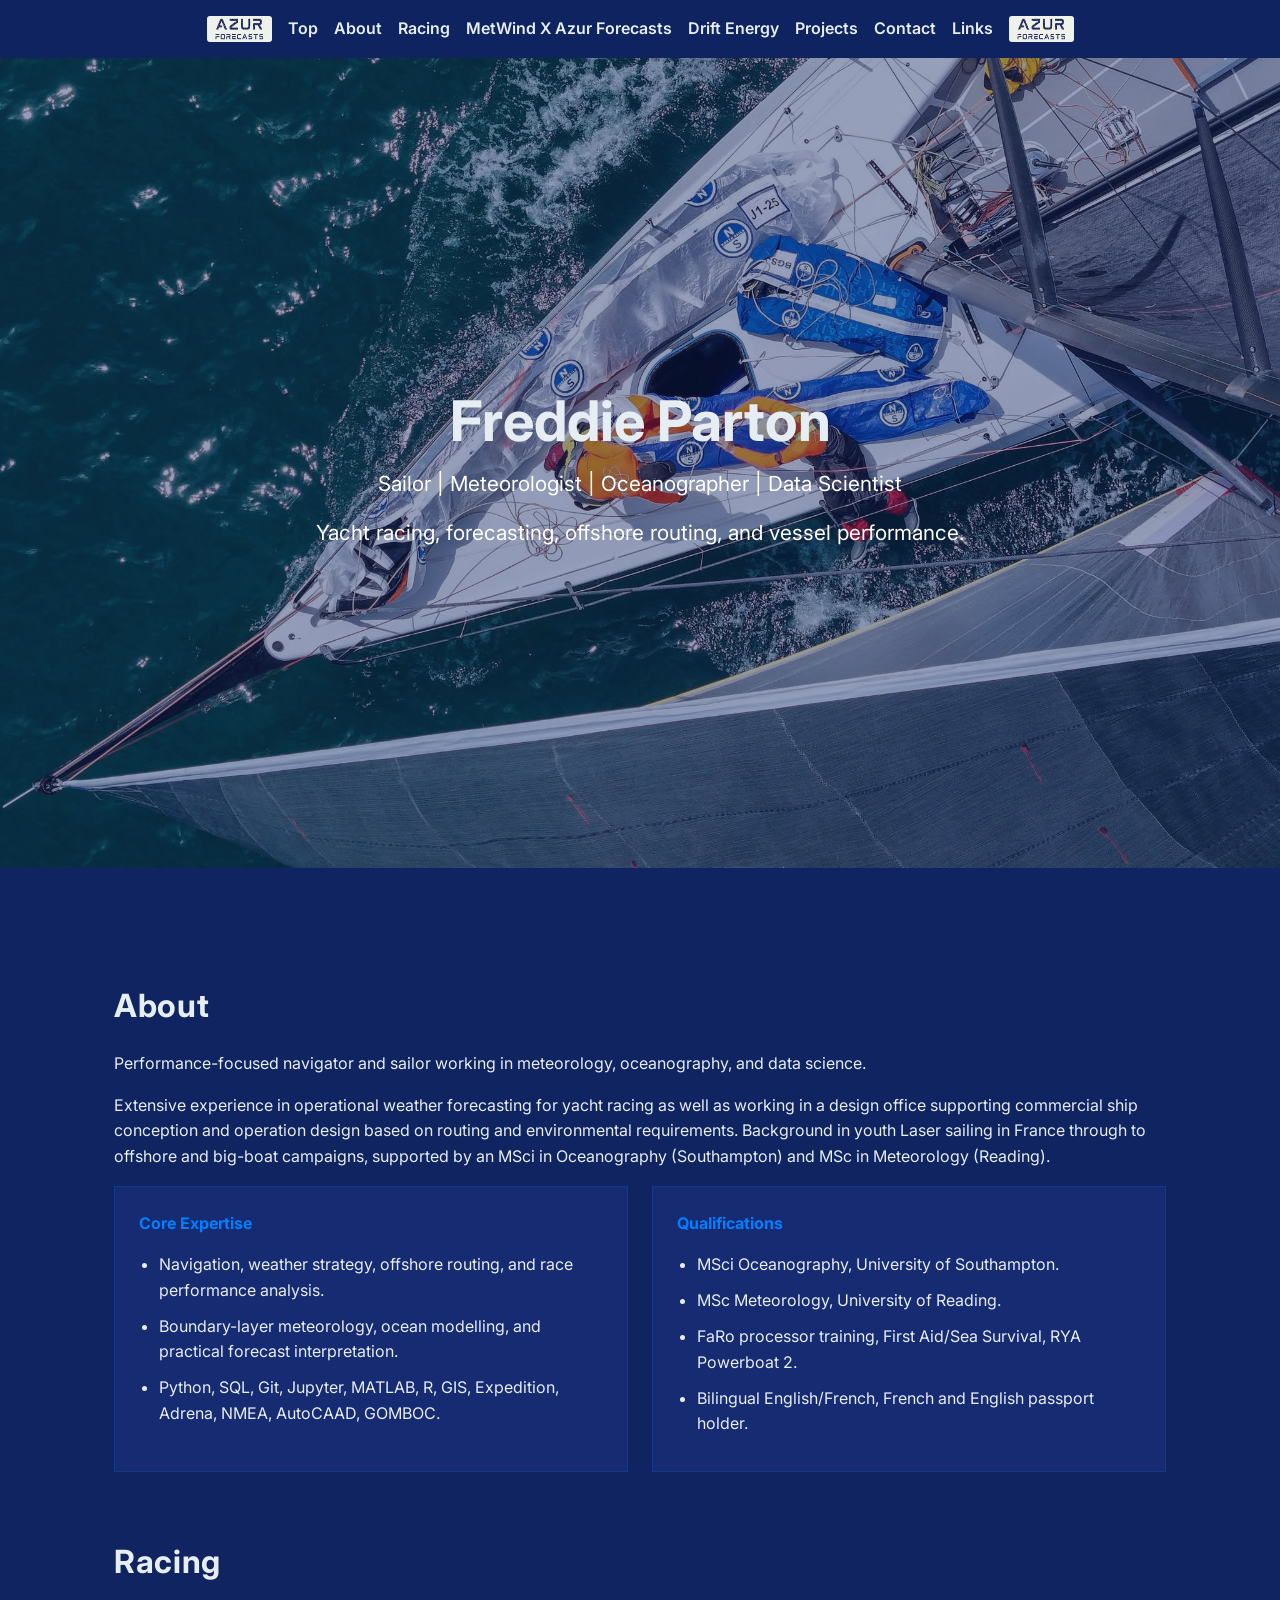
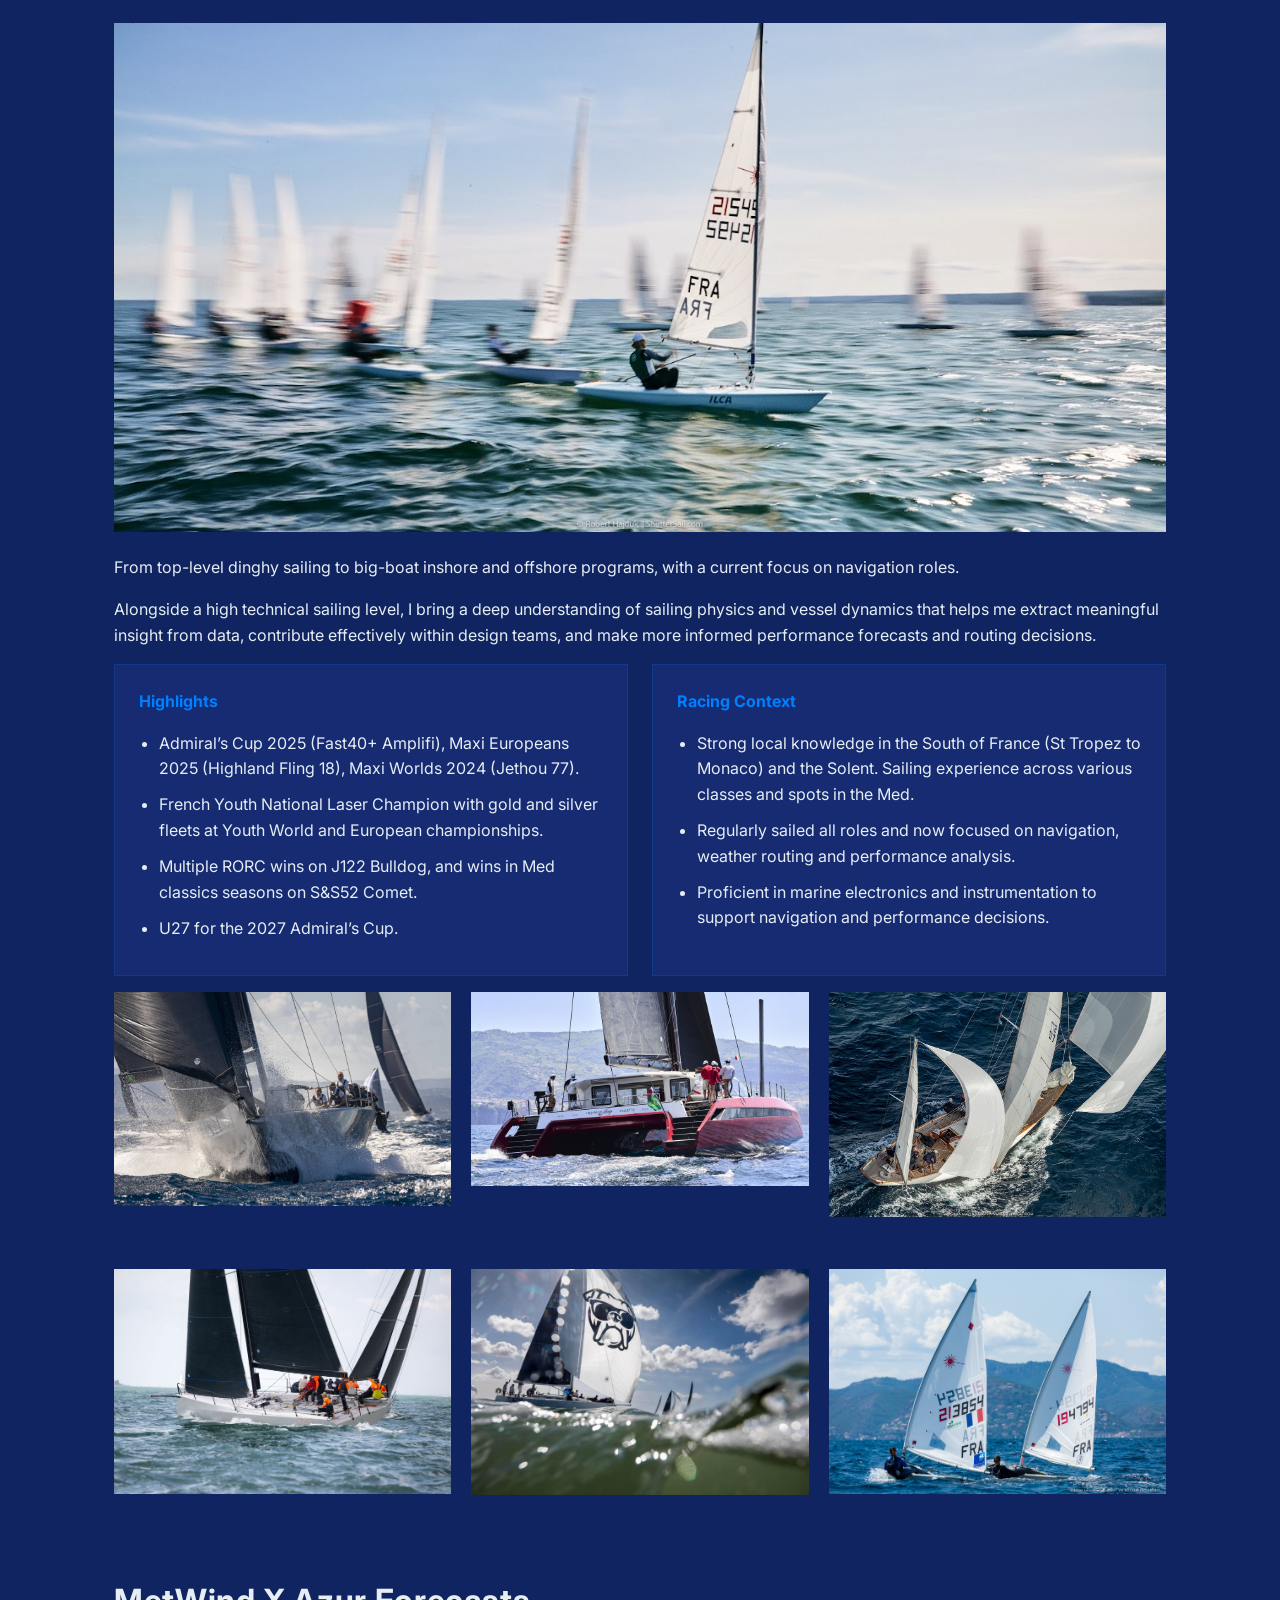
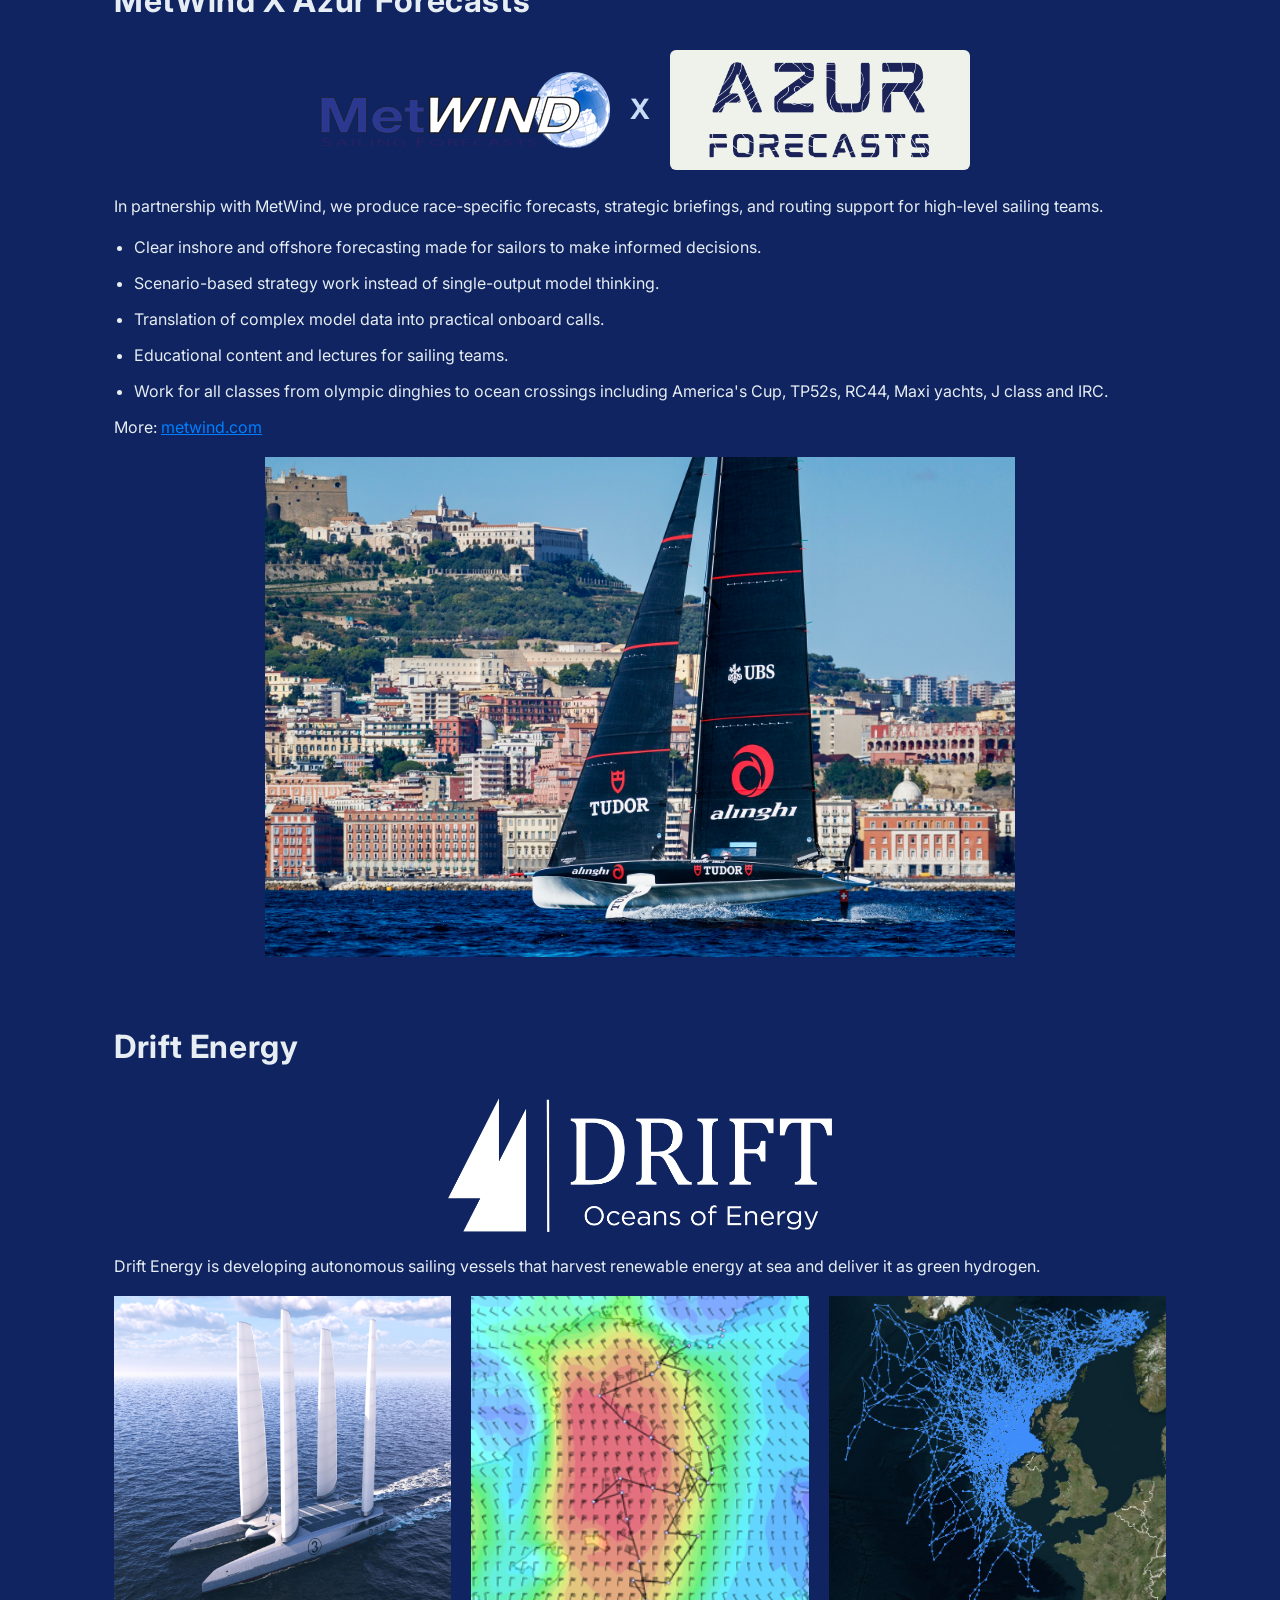
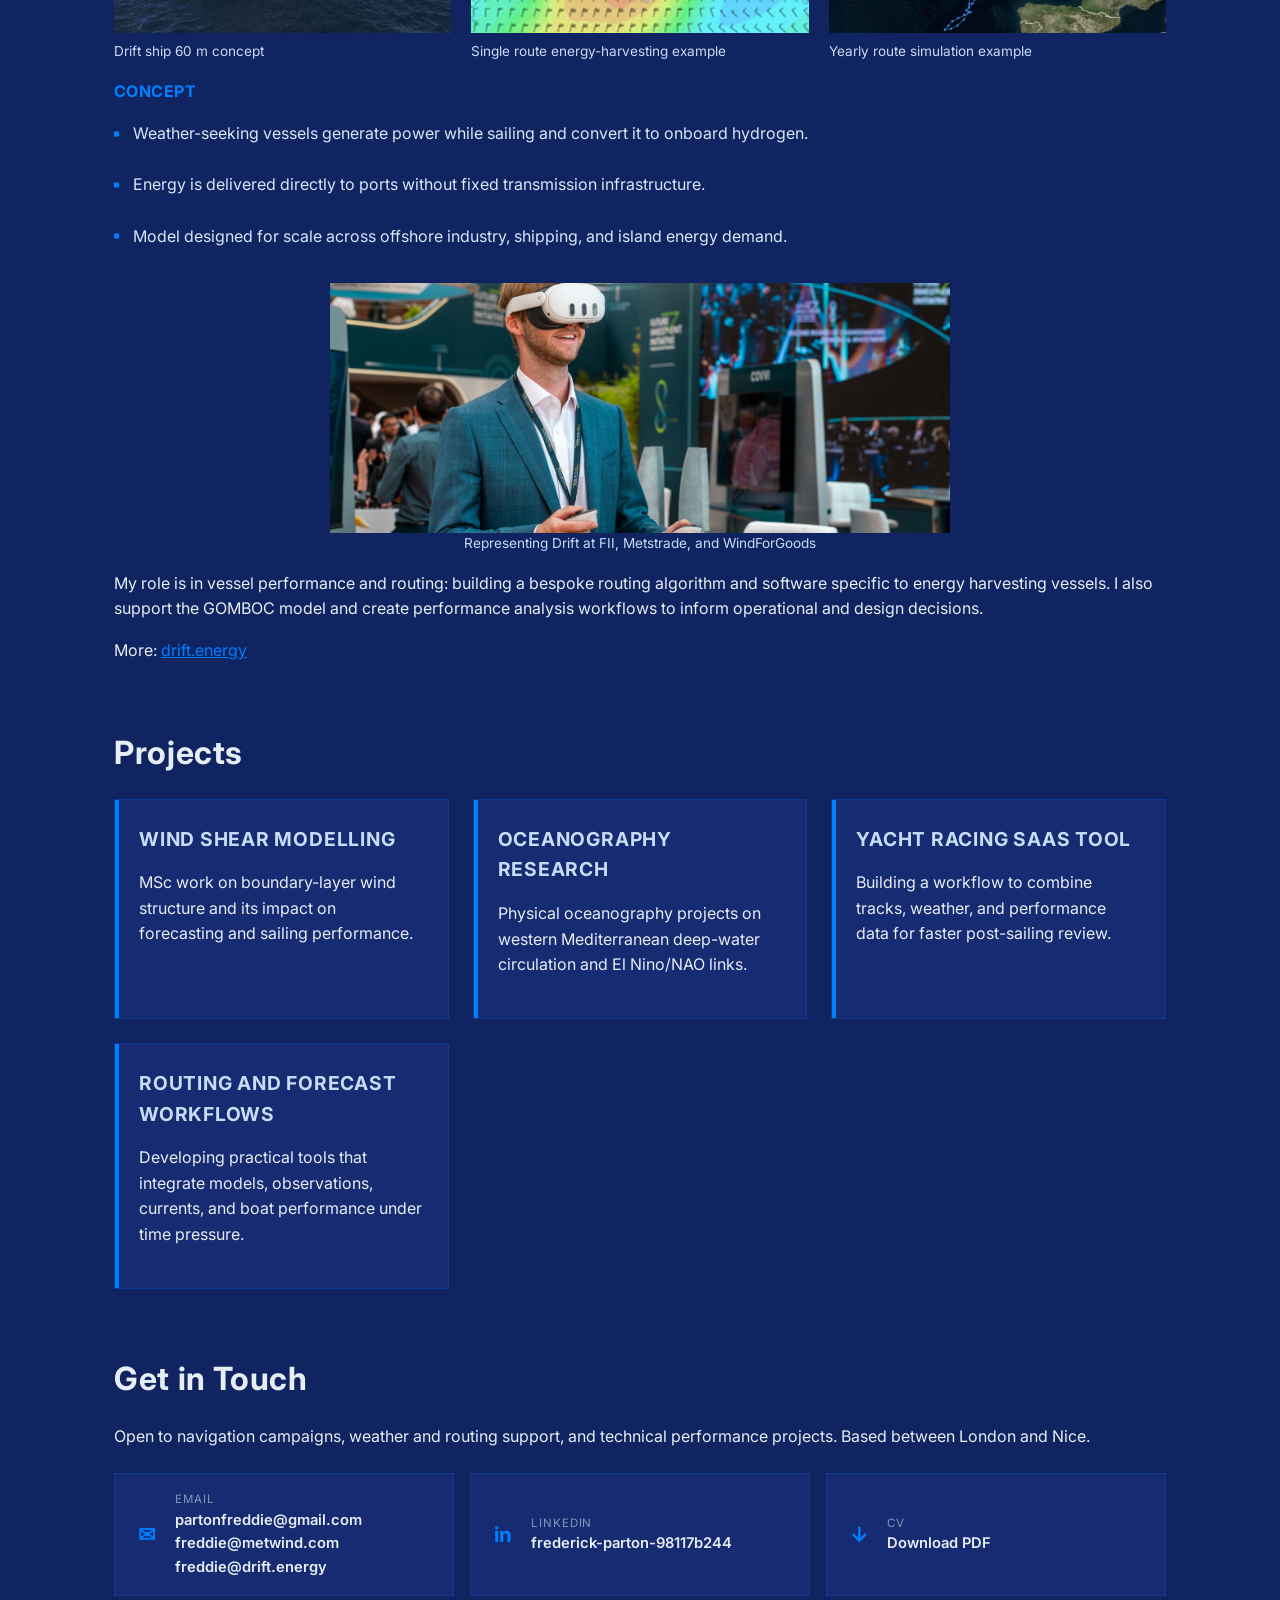
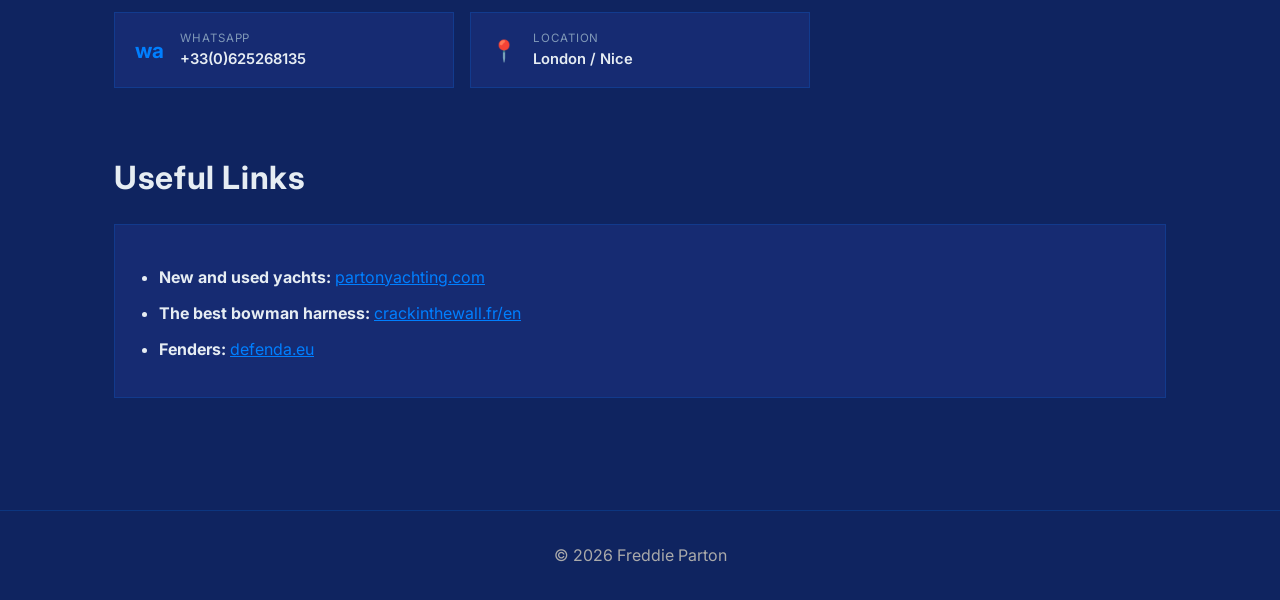
<file: index.html>
<!DOCTYPE html>
<html lang="en">
<head>
  <meta charset="UTF-8">
  <meta name="viewport" content="width=device-width, initial-scale=1.0">
  <title>Freddie Parton</title>

  <link href="https://fonts.googleapis.com/css2?family=Inter:wght@400;700&display=swap" rel="stylesheet">
  <link rel="stylesheet" href="css/styles.css">
</head>

<body>

<nav>
  <img src="images/AF_Horizontal_Blanc-BleuF.png" class="nav-logo" alt="Azur Forecasts logo">
  <a href="#top">Top</a>
  <a href="#about">About</a>
  <a href="#racing">Racing</a>
  <a href="#metwind">MetWind X Azur Forecasts</a>
  <a href="#drift">Drift Energy</a>
  <a href="#projects">Projects</a>
  <a href="#contact">Contact</a>
  <a href="#links">Links</a>
  <img src="images/AF_Horizontal_Blanc-BleuF.png" class="nav-logo" alt="" aria-hidden="true">
</nav>

<section class="hero" id="top">
  <div class="hero-content">
    <h1>Freddie Parton</h1>
    <p>Sailor | Meteorologist | Oceanographer | Data Scientist</p>
    <p class="section-intro">Yacht racing, forecasting, offshore routing, and vessel performance.</p>
  </div>
</section>

<div class="container">

  <section id="about">
    <h2>About</h2>
    <p>Performance-focused navigator and sailor working in meteorology, oceanography, and data science.</p>
    <p>Extensive experience in operational weather forecasting for yacht racing as well as working in a design office supporting commercial ship conception and operation design based on routing and environmental requirements. Background in youth Laser sailing in France through to offshore and big-boat campaigns, supported by an MSci in Oceanography (Southampton) and MSc in Meteorology (Reading).</p>

    <div class="grid grid-2">
      <div class="card detail-card">
        <h4>Core Expertise</h4>
        <ul>
          <li>Navigation, weather strategy, offshore routing, and race performance analysis.</li>
          <li>Boundary-layer meteorology, ocean modelling, and practical forecast interpretation.</li>
          <li>Python, SQL, Git, Jupyter, MATLAB, R, GIS, Expedition, Adrena, NMEA, AutoCAAD, GOMBOC.</li>
        </ul>
      </div>
      <div class="card detail-card">
        <h4>Qualifications</h4>
        <ul>
          <li>MSci Oceanography, University of Southampton.</li>
          <li>MSc Meteorology, University of Reading.</li>
          <li>FaRo processor training, First Aid/Sea Survival, RYA Powerboat 2.</li>
          <li>Bilingual English/French, French and English passport holder.</li>
        </ul>
      </div>
    </div>
  </section>

  <section id="racing">
    <h2>Racing</h2>
    <img src="images/poland.JPEG" class="section-image" alt="Freddie Parton racing offshore">

    <p>From top-level dinghy sailing to big-boat inshore and offshore programs, with a current focus on navigation roles.</p>
    <p>Alongside a high technical sailing level, I bring a deep understanding of sailing physics and vessel dynamics that helps me extract meaningful insight from data, contribute effectively within design teams, and make more informed performance forecasts and routing decisions.</p>

    <div class="grid grid-2">
      <div class="card detail-card">
        <h4>Highlights</h4>
        <ul>
          <li>Admiral&rsquo;s Cup 2025 (Fast40+ Amplifi), Maxi Europeans 2025 (Highland Fling 18), Maxi Worlds 2024 (Jethou 77).</li>  
          <li>French Youth National Laser Champion with gold and silver fleets at Youth World and European championships.</li>
          <li>Multiple RORC wins on J122 Bulldog, and wins in Med classics seasons on S&amp;S52 Comet.</li>
          <li>U27 for the 2027 Admiral&rsquo;s Cup. </li>
        </ul>
      </div>
      <div class="card detail-card">
        <h4>Racing Context</h4>
        <ul>
          <li>Strong local knowledge in the South of France (St Tropez to Monaco) and the Solent. Sailing experience across various classes and spots in the Med.</li>
          <li>Regularly sailed all roles and now focused on navigation, weather routing and performance analysis.</li>
          <li>Proficient in marine electronics and instrumentation to support navigation and performance decisions.</li>
        </ul>
      </div>
    </div>

    <div class="image-grid">
      <img src="images/jethou.JPEG" class="section-image" alt="Jethou racing">
      <img src="images/gbback.JPEG" class="section-image" alt="Big-boat racing">
      <img src="images/comet.JPEG" class="section-image" alt="Comet campaign">
      <img src="images/amplifiside.JPEG" class="section-image" alt="Amplifi campaign">
      <img src="images/bulldogwater.JPEG" class="section-image" alt="Bulldog campaign">
      <img src="images/laserlouise.JPEG" class="section-image" alt="Laser radial">
    </div>
  </section>

  <section id="metwind">
    <h2>MetWind X Azur Forecasts</h2>
    <div class="partner-logos">
      <a href="https://metwind.com/" target="_blank" rel="noopener noreferrer" aria-label="Visit MetWind website" class="partner-logo-link">
        <img src="images/LogoMetWind.png" class="partner-logo" alt="MetWind logo">
      </a>
      <span class="partner-x" aria-hidden="true">X</span>
      <img src="images/AF_Horizontal_Blanc-BleuF.png" class="partner-logo partner-logo-af" alt="Azur Forecasts logo">
    </div>

    <p>In partnership with MetWind, we produce race-specific forecasts, strategic briefings, and routing support for high-level sailing teams.</p>
    <ul>
      <li>Clear inshore and offshore forecasting made for sailors to make informed decisions.</li>
      <li>Scenario-based strategy work instead of single-output model thinking.</li>
      <li>Translation of complex model data into practical onboard calls.</li>
      <li>Educational content and lectures for sailing teams.</li>
      <li>Work for all classes from olympic dinghies to ocean crossings including America's Cup, TP52s, RC44, Maxi yachts, J class and IRC.</li>
    </ul>
    <p>More: <a href="https://metwind.com/" target="_blank" rel="noopener noreferrer">metwind.com</a></p>

    <img src="images/alinghi.jpg" class="section-image section-image-medium" alt="Tudor Team Alinghi AC40 training">
  </section>

  <section id="drift">
    <h2>Drift Energy</h2>
    <a href="https://drift.energy/" target="_blank" rel="noopener noreferrer" aria-label="Visit Drift Energy website" class="logo-link">
      <img src="images/DRIFTLogo_White.webp" class="section-image section-logo" alt="Drift Energy logo">
    </a>

    <p>Drift Energy is developing autonomous sailing vessels that harvest renewable energy at sea and deliver it as green hydrogen.</p>

    <div class="image-grid">
      <figure class="image-figure">
        <img src="images/MVY SY Headline image.jpg" class="section-image" alt="Drift vessel concept">
        <figcaption class="image-caption">Drift ship 60 m concept</figcaption>
      </figure>
      <figure class="image-figure">
        <img src="images/single route drift.png" class="section-image" alt="Single route simulation">
        <figcaption class="image-caption">Single route energy-harvesting example</figcaption>
      </figure>
      <figure class="image-figure">
        <img src="images/year of routes drift.png" class="section-image" alt="Yearly route simulation">
        <figcaption class="image-caption">Yearly route simulation example</figcaption>
      </figure>
    </div>

    <div class="campaign-list">
      <div class="campaign">
        <h4>Concept</h4>
        <ul>
          <li>Weather-seeking vessels generate power while sailing and convert it to onboard hydrogen.</li>
          <li>Energy is delivered directly to ports without fixed transmission infrastructure.</li>
          <li>Model designed for scale across offshore industry, shipping, and island energy demand.</li>
        </ul>
      </div>
    </div>

    <figure class="single-feature-figure">
      <img src="images/Fii_drift.jpg" class="section-image single-feature-image" alt="Freddie representing Drift Energy">
      <figcaption class="image-caption">Representing Drift at FII, Metstrade, and WindForGoods</figcaption>
    </figure>

    <p>My role is in vessel performance and routing: building a bespoke routing algorithm and software specific to energy harvesting vessels. I also support the GOMBOC model and create performance analysis workflows to inform operational and design decisions.</p>
    <p>More: <a href="https://drift.energy/" target="_blank" rel="noopener noreferrer">drift.energy</a></p>
  </section>

  <section id="projects">
    <h2>Projects</h2>

    <div class="grid grid-2">
      <div class="card project-card">
        <h3>Wind Shear Modelling</h3>
        <p>MSc work on boundary-layer wind structure and its impact on forecasting and sailing performance.</p>
      </div>

      <div class="card project-card">
        <h3>Oceanography Research</h3>
        <p>Physical oceanography projects on western Mediterranean deep-water circulation and El Nino/NAO links.</p>
      </div>

      <div class="card project-card">
        <h3>Yacht Racing SAAS Tool</h3>
        <p>Building a workflow to combine tracks, weather, and performance data for faster post-sailing review.</p>
      </div>

      <div class="card project-card">
        <h3>Routing And Forecast Workflows</h3>
        <p>Developing practical tools that integrate models, observations, currents, and boat performance under time pressure.</p>
      </div>
    </div>
  </section>

  <section id="contact">
    <h2>Get in Touch</h2>

    <p>Open to navigation campaigns, weather and routing support, and technical performance projects. Based between London and Nice.</p>

    <div class="contact-grid">
      <a href="mailto:partonfreddie@gmail.com" class="contact-item">
        <span class="contact-icon">&#9993;</span>
        <span class="contact-detail">
          <span class="contact-label">Email</span>
          <span class="contact-value">partonfreddie@gmail.com</span>
          <span class="contact-value">freddie@metwind.com</span>
          <span class="contact-value">freddie@drift.energy</span>
        </span>
      </a>

      <a href="https://www.linkedin.com/in/frederick-parton-98117b244/" target="_blank" rel="noopener noreferrer" class="contact-item">
        <span class="contact-icon">in</span>
        <span class="contact-detail">
          <span class="contact-label">LinkedIn</span>
          <span class="contact-value">frederick-parton-98117b244</span>
        </span>
      </a>

      <a href="Freddie_Parton_CV26.pdf" class="contact-item" target="_blank" rel="noopener noreferrer">
        <span class="contact-icon">&#8595;</span>
        <span class="contact-detail">
          <span class="contact-label">CV</span>
          <span class="contact-value">Download PDF</span>
        </span>
      </a>

      <a href="https://wa.me/33625268135" target="_blank" rel="noopener noreferrer" class="contact-item">
        <span class="contact-icon">wa</span>
        <span class="contact-detail">
          <span class="contact-label">WhatsApp</span>
          <span class="contact-value">+33(0)625268135</span>
        </span>
      </a>

      <div class="contact-item">
        <span class="contact-icon">&#128205;</span>
        <span class="contact-detail">
          <span class="contact-label">Location</span>
          <span class="contact-value">London / Nice</span>
        </span>
      </div>
    </div>
  </section>

  <section id="links">
    <h2>Useful Links</h2>

    <div class="card detail-card">
      <ul>
        <li><strong>New and used yachts:</strong> <a href="https://www.partonyachting.com/" target="_blank" rel="noopener noreferrer">partonyachting.com</a></li>
        <li><strong>The best bowman harness:</strong> <a href="https://crackinthewall.fr/en" target="_blank" rel="noopener noreferrer">crackinthewall.fr/en</a></li>
        <li><strong>Fenders:</strong> <a href="https://defenda.eu/" target="_blank" rel="noopener noreferrer">defenda.eu</a></li>
      </ul>
    </div>
  </section>

</div>

<footer>
  &copy; 2026 Freddie Parton
</footer>

</body>
</html>
</file>
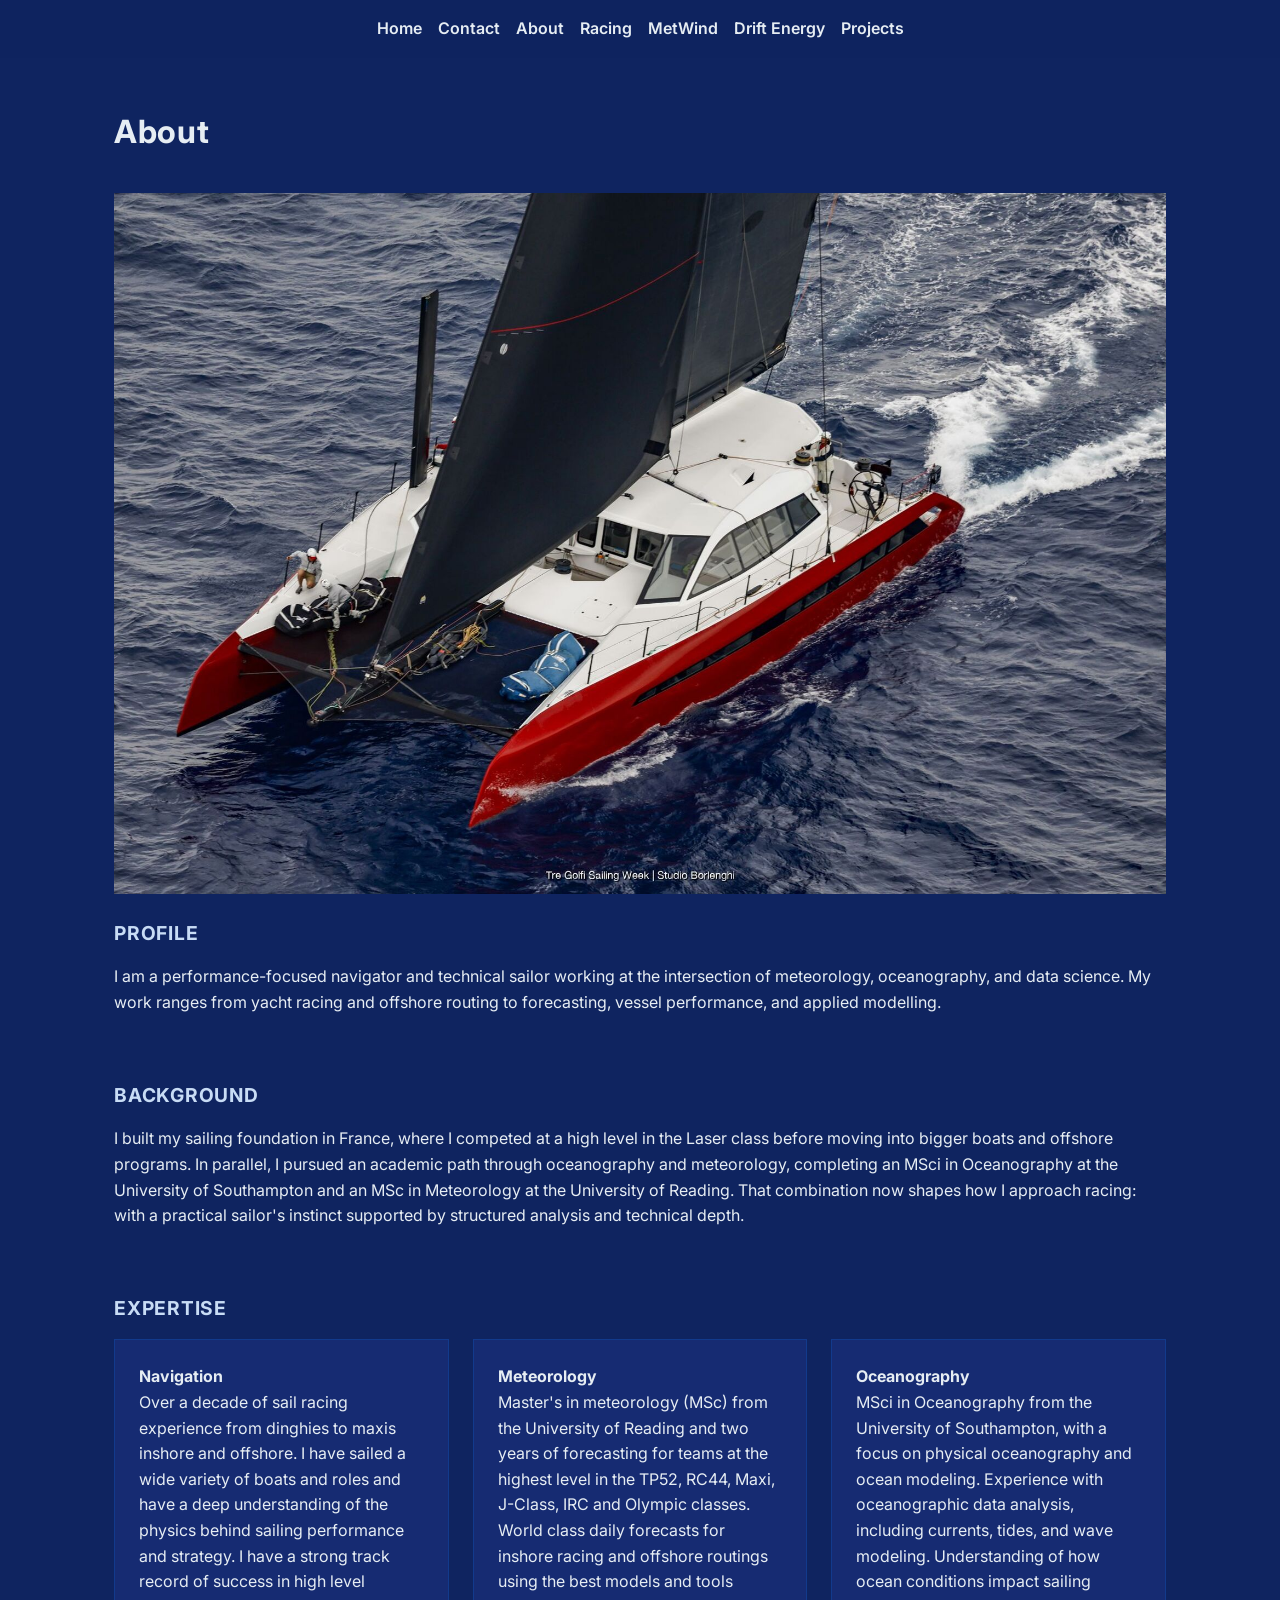
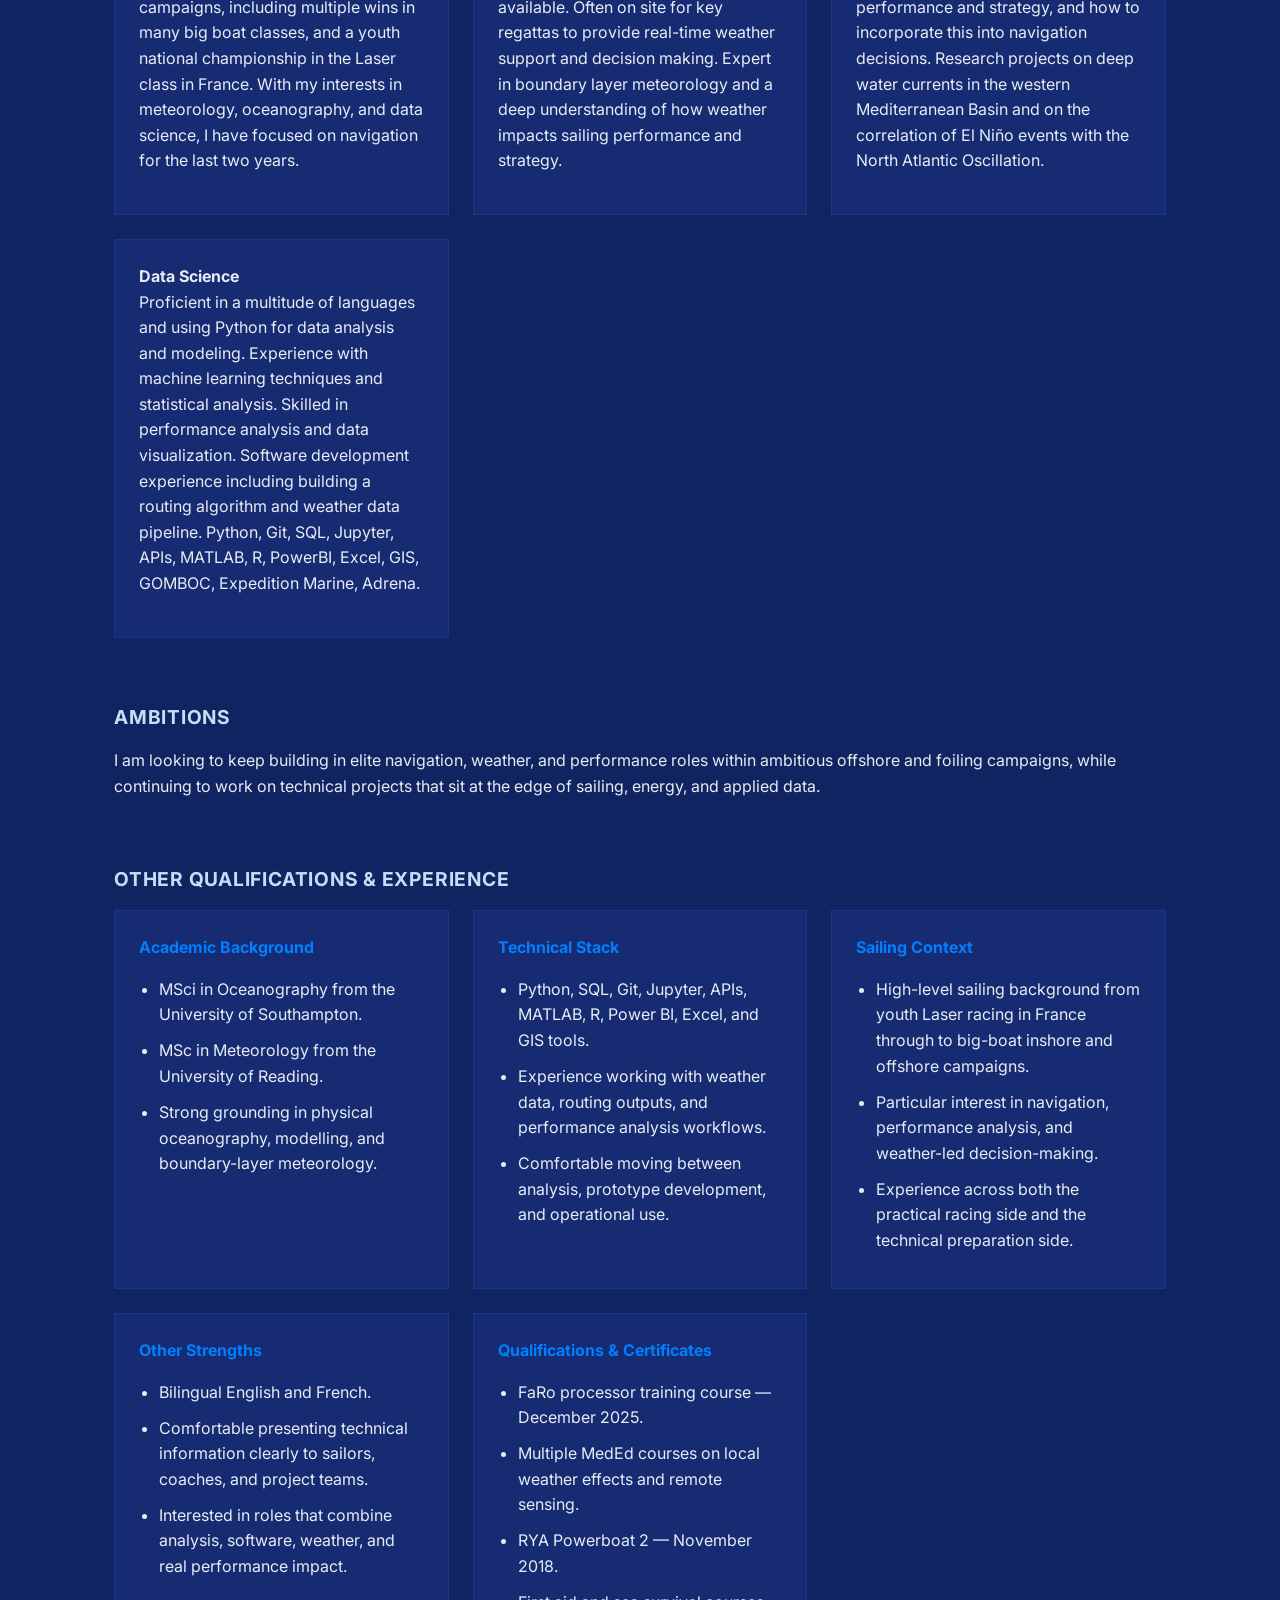
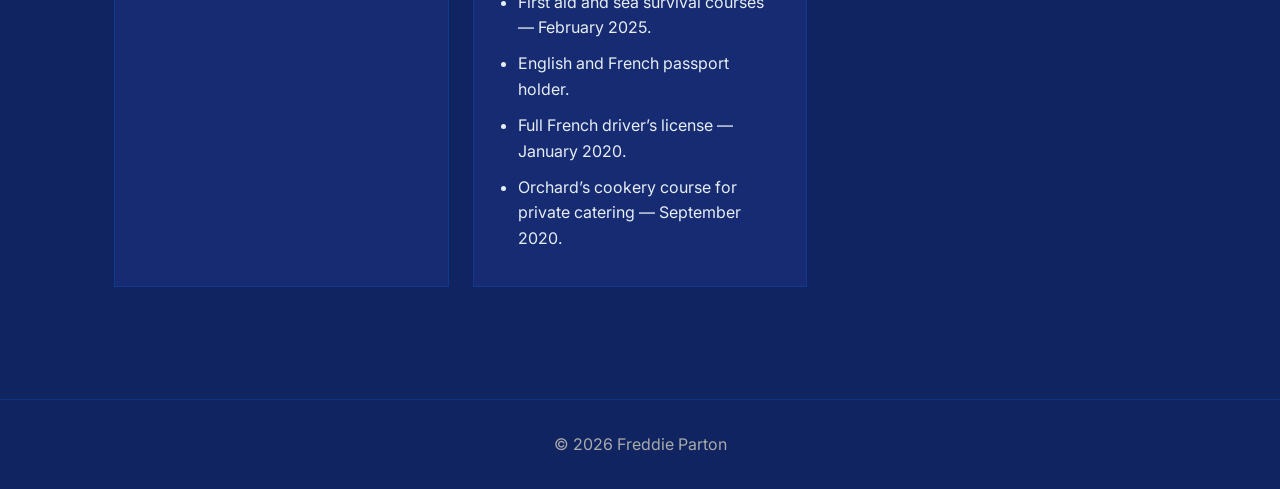
<file: about.html>
<!DOCTYPE html>
<html lang="en">
<head>
  <meta charset="UTF-8">
  <meta name="viewport" content="width=device-width, initial-scale=1.0">
  <title>About | Freddie Parton</title>

  <link href="https://fonts.googleapis.com/css2?family=Inter:wght@400;700&display=swap" rel="stylesheet">
  <link rel="stylesheet" href="css/styles.css">
</head>

<body>

<!-- ===== NAVBAR ===== -->
<nav>
  <a href="index.html">Home</a>
  <a href="index.html#contact">Contact</a>
  <a href="about.html">About</a>
  <a href="racing.html">Racing</a>
  <a href="metwind.html">MetWind</a>
  <a href="drift-energy.html">Drift Energy</a>
  <a href="projects.html">Projects</a>
</nav>

<div class="container">

  <!-- ===== TITLE ===== -->
  <h2>About</h2>

  <img src="images/gbheli.JPEG" class="section-image" alt="Freddie Parton sailing">

  <!-- ===== INTRO ===== -->
  <section>
    <h3>Profile</h3>
    <p>
        I am a performance-focused navigator and technical sailor working at the intersection of meteorology, oceanography, and data science. My work ranges from yacht racing and offshore routing to forecasting, vessel performance, and applied modelling.
    </p>
  </section>

  <!-- ===== BACKGROUND ===== -->
  <section>
    <h3>Background</h3>
    <p>
      I built my sailing foundation in France, where I competed at a high level in the Laser class before moving into bigger boats and offshore programs. In parallel, I pursued an academic path through oceanography and meteorology, completing an MSci in Oceanography at the University of Southampton and an MSc in Meteorology at the University of Reading. That combination now shapes how I approach racing: with a practical sailor's instinct supported by structured analysis and technical depth.
    </p>
  </section>

  <!-- ===== EXPERTISE ===== -->
  <section>
    <h3>Expertise</h3>

    <div class="grid grid-2">

      <div class="card">
        <h4>Navigation</h4>
        <p>
            Over a decade of sail racing experience from dinghies to maxis inshore and offshore. 
            I have sailed a wide variety of boats and roles and have a deep understanding of the physics behind sailing performance and strategy.
            I have a strong track record of success in high level campaigns, including multiple wins in many big boat classes, and a youth national championship in the Laser class in France. 
            With my interests in meteorology, oceanography, and data science, I have focused on navigation for the last two years.
        </p>
      </div>

      <div class="card">
        <h4>Meteorology</h4>
        <p>
            Master's in meteorology (MSc) from the University of Reading and two years of forecasting for teams at the highest level in the TP52, RC44, Maxi, J-Class, IRC and Olympic classes.
            World class daily forecasts for inshore racing and offshore routings using the best models and tools available.
            Often on site for key regattas to provide real-time weather support and decision making.
            Expert in boundary layer meteorology and a deep understanding of how weather impacts sailing performance and strategy.
        </p>
      </div>

      <div class="card">
        <h4>Oceanography</h4>
        <p>
            MSci in Oceanography from the University of Southampton, with a focus on physical oceanography and ocean modeling.
            Experience with oceanographic data analysis, including currents, tides, and wave modeling.
            Understanding of how ocean conditions impact sailing performance and strategy, and how to incorporate this into navigation decisions.
            Research projects on deep water currents in the western Mediterranean Basin and on the correlation of El Niño events with the North Atlantic Oscillation.
        </p>
      </div>

      <div class="card">
        <h4>Data Science</h4>
        <p>
            Proficient in a multitude of languages and using Python for data analysis and modeling.
            Experience with machine learning techniques and statistical analysis.
            Skilled in performance analysis and data visualization.
            Software development experience including building a routing algorithm and weather data pipeline. 
            Python, Git, SQL, Jupyter, APIs, MATLAB, R, PowerBI, Excel, GIS, GOMBOC, Expedition Marine, Adrena.
        </p>
      </div>

    </div>

  </section>

  <!-- ===== CAREER GOALS ===== -->
  <section>
    <h3>Ambitions</h3>
    <p>
        I am looking to keep building in elite navigation, weather, and performance roles within ambitious offshore and foiling campaigns, while continuing to work on technical projects that sit at the edge of sailing, energy, and applied data.
    </p>
  </section>

  <section>
    <h3>Other Qualifications & Experience</h3>

    <div class="grid grid-2">
      <div class="card detail-card">
        <h4>Academic Background</h4>
        <ul>
          <li>MSci in Oceanography from the University of Southampton.</li>
          <li>MSc in Meteorology from the University of Reading.</li>
          <li>Strong grounding in physical oceanography, modelling, and boundary-layer meteorology.</li>
        </ul>
      </div>

      <div class="card detail-card">
        <h4>Technical Stack</h4>
        <ul>
          <li>Python, SQL, Git, Jupyter, APIs, MATLAB, R, Power BI, Excel, and GIS tools.</li>
          <li>Experience working with weather data, routing outputs, and performance analysis workflows.</li>
          <li>Comfortable moving between analysis, prototype development, and operational use.</li>
        </ul>
      </div>

      <div class="card detail-card">
        <h4>Sailing Context</h4>
        <ul>
          <li>High-level sailing background from youth Laser racing in France through to big-boat inshore and offshore campaigns.</li>
          <li>Particular interest in navigation, performance analysis, and weather-led decision-making.</li>
          <li>Experience across both the practical racing side and the technical preparation side.</li>
        </ul>
      </div>

      <div class="card detail-card">
        <h4>Other Strengths</h4>
        <ul>
          <li>Bilingual English and French.</li>
          <li>Comfortable presenting technical information clearly to sailors, coaches, and project teams.</li>
          <li>Interested in roles that combine analysis, software, weather, and real performance impact.</li>
        </ul>
      </div>

      <div class="card detail-card">
        <h4>Qualifications & Certificates</h4>
        <ul>
          <li>FaRo processor training course &mdash; December 2025.</li>
          <li>Multiple MedEd courses on local weather effects and remote sensing.</li>
          <li>RYA Powerboat 2 &mdash; November 2018.</li>
          <li>First aid and sea survival courses &mdash; February 2025.</li>
          <li>English and French passport holder.</li>
          <li>Full French driver&rsquo;s license &mdash; January 2020.</li>
          <li>Orchard&rsquo;s cookery course for private catering &mdash; September 2020.</li>
        </ul>
      </div>
    </div>
  </section>

</div>
<footer>
  &copy; 2026 Freddie Parton
</footer>

</body>
</html>
</file>
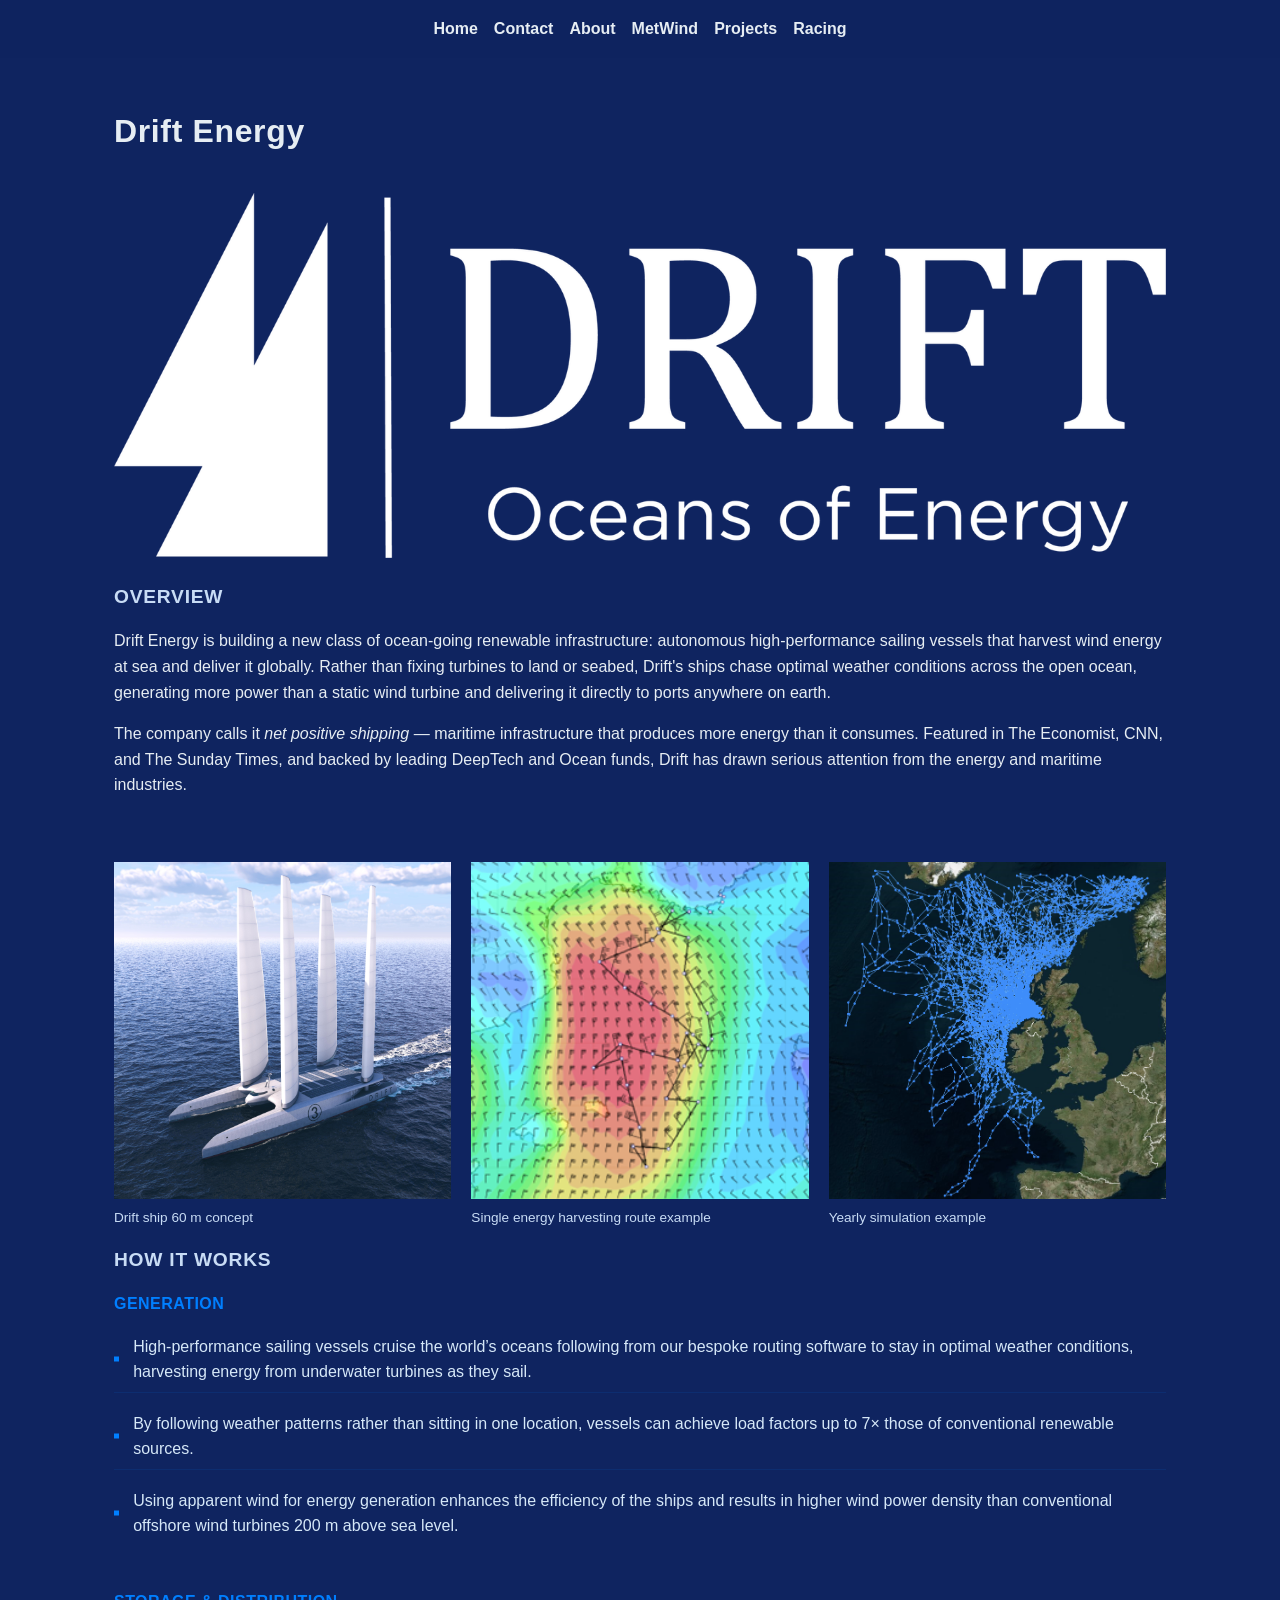
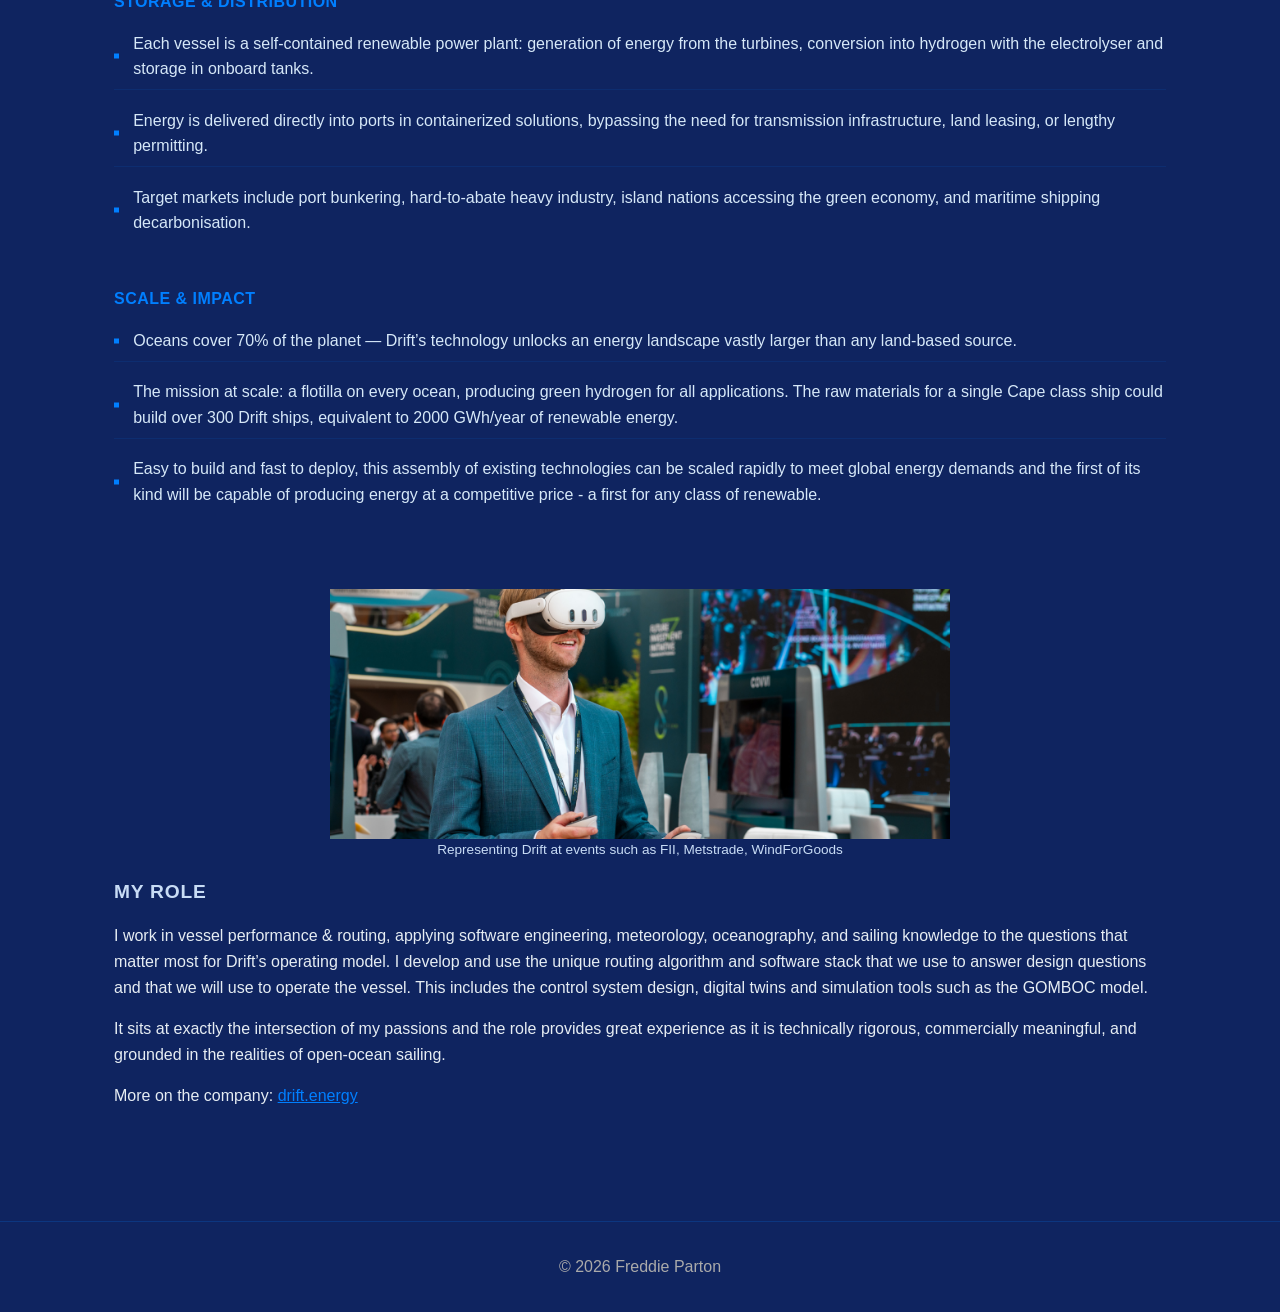
<file: drift-energy.html>
<!DOCTYPE html>
<html lang="en">
<head>
  <meta charset="UTF-8">
  <meta name="viewport" content="width=device-width, initial-scale=1.0">
  <title>Drift Energy | Freddie Parton</title>
  <link rel="stylesheet" href="css/styles.css">
</head>

<body>

<nav>
  <a href="index.html">Home</a>
  <a href="index.html#contact">Contact</a>
  <a href="about.html">About</a>
  <a href="metwind.html">MetWind</a>
  <a href="projects.html">Projects</a>
  <a href="racing.html">Racing</a>
</nav>

<div class="container">

  <h2>Drift Energy</h2>

  <img src="images/DRIFTLogo_White.webp" class="section-image" alt="Sailing and vessel optimisation context">

  <section>
    <h3>Overview</h3>
    <p>
      Drift Energy is building a new class of ocean-going renewable infrastructure: autonomous high-performance sailing vessels that harvest wind energy at sea and deliver it globally. Rather than fixing turbines to land or seabed, Drift's ships chase optimal weather conditions across the open ocean, generating more power than a static wind turbine and delivering it directly to ports anywhere on earth.
    </p>
    <p>
      The company calls it <em>net positive shipping</em> &mdash; maritime infrastructure that produces more energy than it consumes. Featured in The Economist, CNN, and The Sunday Times, and backed by leading DeepTech and Ocean funds, Drift has drawn serious attention from the energy and maritime industries.
    </p>
  </section>

  <div class="image-grid">
    <figure class="image-figure">
      <img src="images/MVY SY Headline image.jpg" class="section-image" alt="Drift Energy vessel headline view">
      <figcaption class="image-caption">Drift ship 60 m concept</figcaption>
    </figure>
    <figure class="image-figure">
      <img src="images/single route drift.png" class="section-image" alt="Single route drift visualisation">
      <figcaption class="image-caption">Single energy harvesting route example</figcaption>
    </figure>
    <figure class="image-figure">
      <img src="images/year of routes drift.png" class="section-image" alt="Year of routes drift visualisation">
      <figcaption class="image-caption">Yearly simulation example</figcaption>
    </figure>
  </div>

  <section>
    <h3>How It Works</h3>
    <div class="campaign-list">
      <div class="campaign">
        <h4>Generation</h4>
        <ul>
          <li>High-performance sailing vessels cruise the world&rsquo;s oceans following from our bespoke routing software to stay in optimal weather conditions, harvesting energy from underwater turbines as they sail.</li>
          <li>By following weather patterns rather than sitting in one location, vessels can achieve load factors up to 7&times; those of conventional renewable sources.</li>
          <li>Using apparent wind for energy generation enhances the efficiency of the ships and results in higher wind power density than conventional offshore wind turbines 200 m above sea level.</li>
        </ul>
      </div>
      <div class="campaign">
        <h4>Storage &amp; Distribution</h4>
        <ul>
          <li>Each vessel is a self-contained renewable power plant: generation of energy from the turbines, conversion into hydrogen with the electrolyser and storage in onboard tanks.</li>
          <li>Energy is delivered directly into ports in containerized solutions, bypassing the need for transmission infrastructure, land leasing, or lengthy permitting.</li>
          <li>Target markets include port bunkering, hard-to-abate heavy industry, island nations accessing the green economy, and maritime shipping decarbonisation.</li>
        </ul>
      </div>
      <div class="campaign">
        <h4>Scale &amp; Impact</h4>
        <ul>
          <li>Oceans cover 70% of the planet &mdash; Drift&rsquo;s technology unlocks an energy landscape vastly larger than any land-based source.</li>
          <li>The mission at scale: a flotilla on every ocean, producing green hydrogen for all applications. The raw materials for a single Cape class ship could build over 300 Drift ships, equivalent to 2000 GWh/year of renewable energy.</li>
          <li>Easy to build and fast to deploy, this assembly of existing technologies can be scaled rapidly to meet global energy demands and the first of its kind will be capable of producing energy at a competitive price - a first for any class of renewable.</li>
        </ul>
      </div>
    </div>
  </section>

  <figure class="single-feature-figure">
    <img src="images/Fii_drift.jpg" class="section-image single-feature-image" alt="Drift vessel concept rendering">
    <figcaption class="image-caption">Representing Drift at events such as FII, Metstrade, WindForGoods</figcaption>
  </figure>
  
  <section>
    <h3>My Role</h3>
    <p>
      I work in vessel performance &amp; routing, applying software engineering, meteorology, oceanography, and sailing knowledge to the questions that matter most for Drift&rsquo;s operating model. I develop and use the unique routing algorithm and software stack that we use to answer design questions and that we will use to operate the vessel. This includes the control system design, digital twins and simulation tools such as the GOMBOC model. 
    </p>
    <p>
      It sits at exactly the intersection of my passions and the role provides great experience as it is technically rigorous, commercially meaningful, and grounded in the realities of open-ocean sailing.
    </p>
    <p>
      More on the company: <a href="https://drift.energy/" target="_blank" rel="noopener noreferrer">drift.energy</a>
    </p>
  </section>

</div>

<footer>
  &copy; 2026 Freddie Parton
</footer>

</body>
</html>
</file>
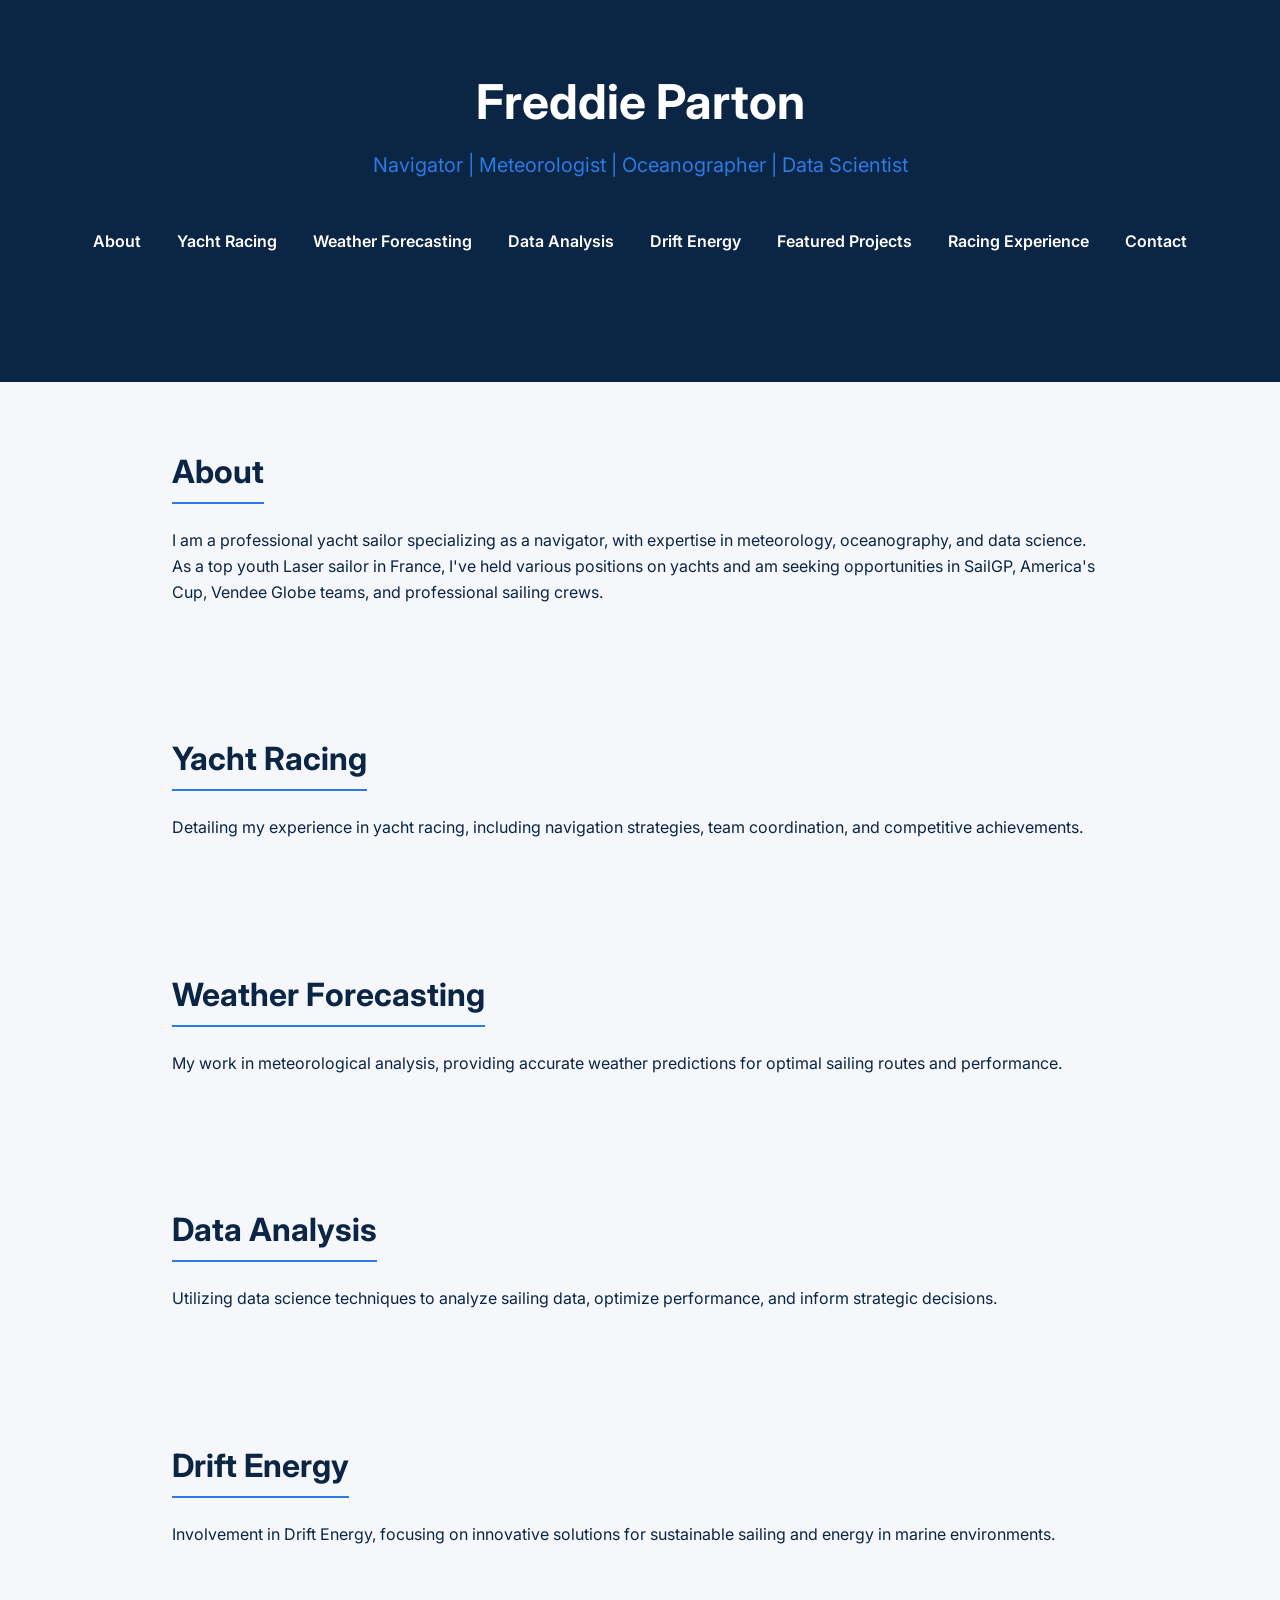
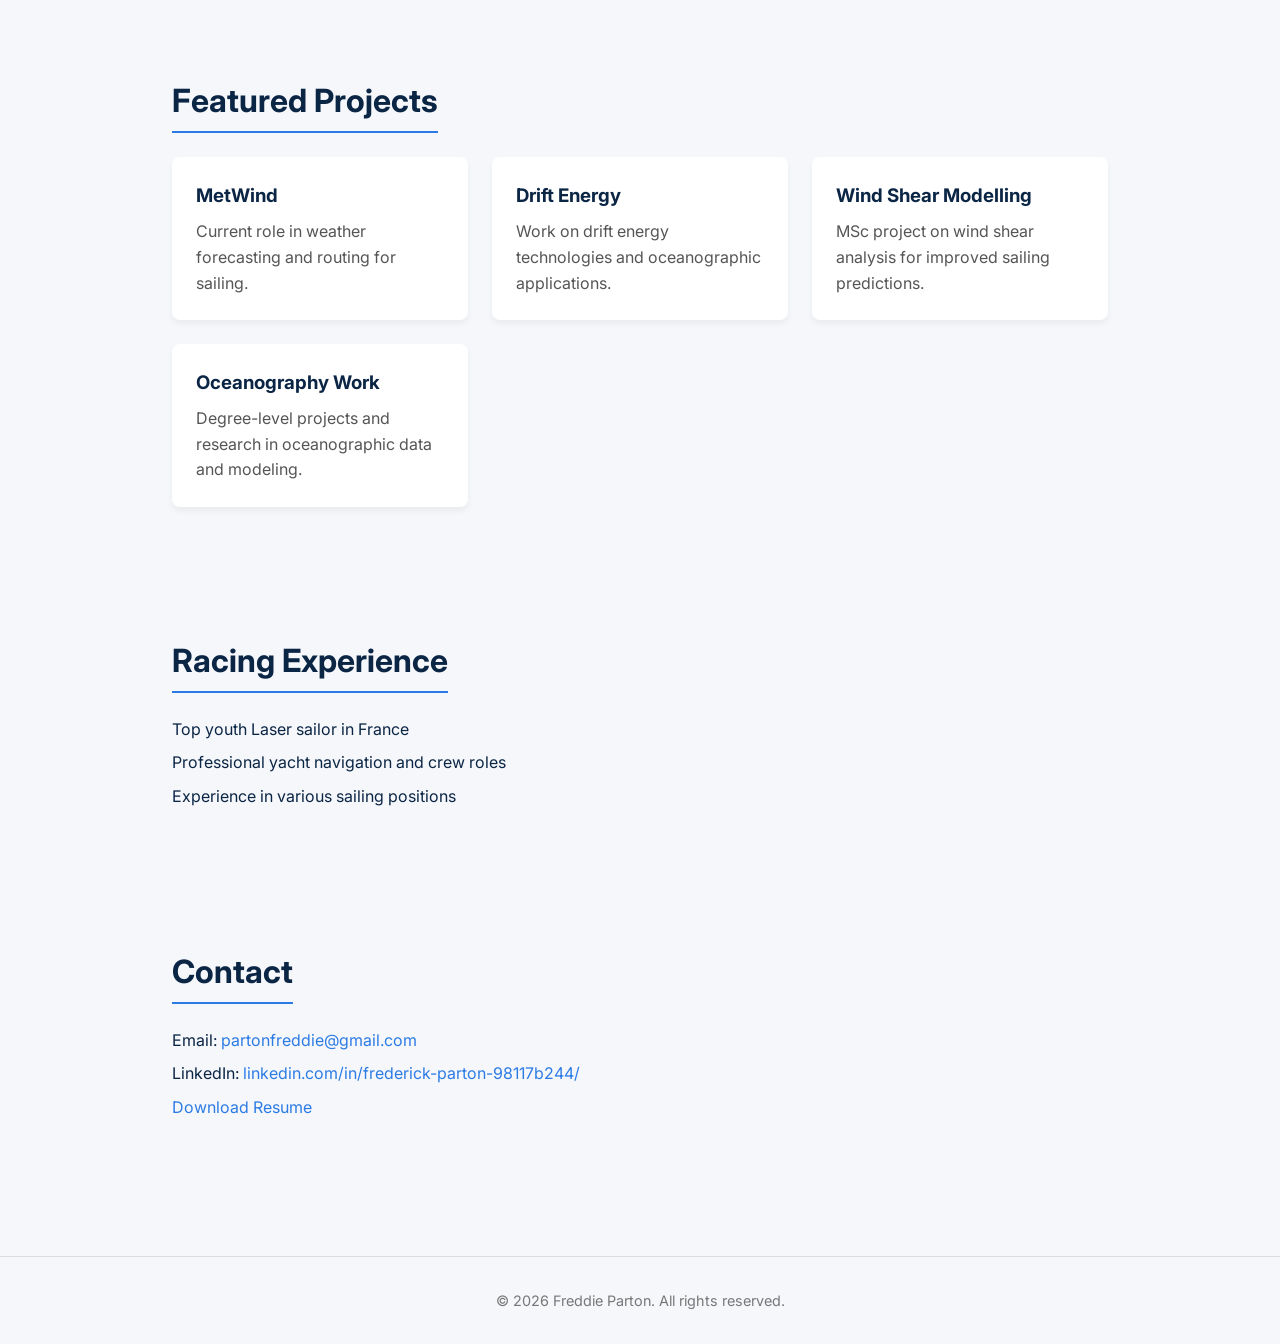
<file: index_old.html>
<!DOCTYPE html>
<html lang="en">
<head>
  <meta charset="UTF-8">
  <meta name="viewport" content="width=device-width, initial-scale=1.0">
  <title>Freddie Parton | Navigator</title>
  <!-- Google Fonts for clean typography -->
  <link href="https://fonts.googleapis.com/css2?family=Inter:wght@400;700&display=swap" rel="stylesheet">
  <style>
    /* --- Basic Reset --- */
    * { margin: 0; padding: 0; box-sizing: border-box; }
    body { font-family: 'Inter', sans-serif; line-height: 1.6; color: #0B2545; background: #F5F7FA; }

    /* --- Container --- */
    .container { max-width: 1000px; margin: 0 auto; padding: 2rem; }

    /* --- Hero Section --- */
    header { text-align: center; padding: 4rem 1rem; background: #0B2545; color: white; }
    header h1 { font-size: 3rem; margin-bottom: 0.5rem; }
    header p { font-size: 1.25rem; color: #2C7BE5; margin-bottom: 2rem; }

    nav { text-align: center; margin-bottom: 3rem; background: #0B2545; padding: 1rem; }
    nav a { margin: 0 1rem; text-decoration: none; font-weight: 600; color: white; transition: color 0.3s; }
    nav a:hover { color: #2C7BE5; }

    /* --- Sections --- */
    section { margin-bottom: 4rem; padding: 2rem 0; }
    section h2 { font-size: 2rem; margin-bottom: 1.5rem; border-bottom: 2px solid #2C7BE5; display: inline-block; padding-bottom: 0.3rem; }

    /* --- Featured Projects Grid --- */
    .projects { display: grid; grid-template-columns: repeat(auto-fit, minmax(250px, 1fr)); gap: 1.5rem; }
    .project-card { background: white; padding: 1.5rem; border-radius: 0.5rem; box-shadow: 0 4px 6px rgba(0,0,0,0.05); }
    .project-card h3 { margin-bottom: 0.5rem; color: #0B2545; }
    .project-card p { color: #555; }

    /* --- Experience List --- */
    .experience ul { list-style: none; }
    .experience li { margin-bottom: 0.5rem; }

    /* --- Contact Section --- */
    .contact p { margin-bottom: 0.5rem; }
    .contact a { color: #2C7BE5; text-decoration: none; }
    .contact a:hover { text-decoration: underline; }

    /* --- Footer --- */
    footer { text-align: center; padding: 2rem 1rem; font-size: 0.9rem; color: #777; border-top: 1px solid #ddd; }

    @media(max-width:600px){
      header h1 { font-size: 2.2rem; }
      nav a { display: block; margin: 0.5rem 0; }
    }
  </style>
</head>
<body>

  <!-- Hero Section -->
  <header>
    <h1>Freddie Parton</h1>
    <p>Navigator | Meteorologist | Oceanographer | Data Scientist</p>
    <nav>
      <a href="#about">About</a>
      <a href="#yacht-racing">Yacht Racing</a>
      <a href="#weather-forecasting">Weather Forecasting</a>
      <a href="#data-analysis">Data Analysis</a>
      <a href="#drift-energy">Drift Energy</a>
      <a href="#projects">Featured Projects</a>
      <a href="#experience">Racing Experience</a>
      <a href="#contact">Contact</a>
    </nav>
  </header>

  <div class="container">
    <!-- About Section -->
    <section id="about">
      <h2>About</h2>
      <p>I am a professional yacht sailor specializing as a navigator, with expertise in meteorology, oceanography, and data science. As a top youth Laser sailor in France, I've held various positions on yachts and am seeking opportunities in SailGP, America's Cup, Vendee Globe teams, and professional sailing crews.</p>
    </section>

    <!-- Yacht Racing Section -->
    <section id="yacht-racing">
      <h2>Yacht Racing</h2>
      <p>Detailing my experience in yacht racing, including navigation strategies, team coordination, and competitive achievements.</p>
    </section>

    <!-- Weather Forecasting Section -->
    <section id="weather-forecasting">
      <h2>Weather Forecasting</h2>
      <p>My work in meteorological analysis, providing accurate weather predictions for optimal sailing routes and performance.</p>
    </section>

    <!-- Data Analysis Section -->
    <section id="data-analysis">
      <h2>Data Analysis</h2>
      <p>Utilizing data science techniques to analyze sailing data, optimize performance, and inform strategic decisions.</p>
    </section>

    <!-- Drift Energy Section -->
    <section id="drift-energy">
      <h2>Drift Energy</h2>
      <p>Involvement in Drift Energy, focusing on innovative solutions for sustainable sailing and energy in marine environments.</p>
    </section>

    <!-- Featured Projects Section -->
    <section id="projects">
      <h2>Featured Projects</h2>
      <div class="projects">
        <div class="project-card">
          <h3>MetWind</h3>
          <p>Current role in weather forecasting and routing for sailing.</p>
        </div>
        <div class="project-card">
          <h3>Drift Energy</h3>
          <p>Work on drift energy technologies and oceanographic applications.</p>
        </div>
        <div class="project-card">
          <h3>Wind Shear Modelling</h3>
          <p>MSc project on wind shear analysis for improved sailing predictions.</p>
        </div>
        <div class="project-card">
          <h3>Oceanography Work</h3>
          <p>Degree-level projects and research in oceanographic data and modeling.</p>
        </div>
      </div>
    </section>

    <!-- Racing Experience Section -->
    <section id="experience" class="experience">
      <h2>Racing Experience</h2>
      <ul>
        <li>Top youth Laser sailor in France</li>
        <li>Professional yacht navigation and crew roles</li>
        <li>Experience in various sailing positions</li>
      </ul>
    </section>

    <!-- Contact Section -->
    <section id="contact" class="contact">
      <h2>Contact</h2>
      <p>Email: <a href="mailto:partonfreddie@gmail.com">partonfreddie@gmail.com</a></p>
      <p>LinkedIn: <a href="https://www.linkedin.com/in/frederick-parton-98117b244/" target="_blank">linkedin.com/in/frederick-parton-98117b244/</a></p>
      <p><a href="resume.pdf" download>Download Resume</a></p>
    </section>
  </div>

  <footer>
    &copy; 2026 Freddie Parton. All rights reserved.
  </footer>

</body>
</html>
</file>
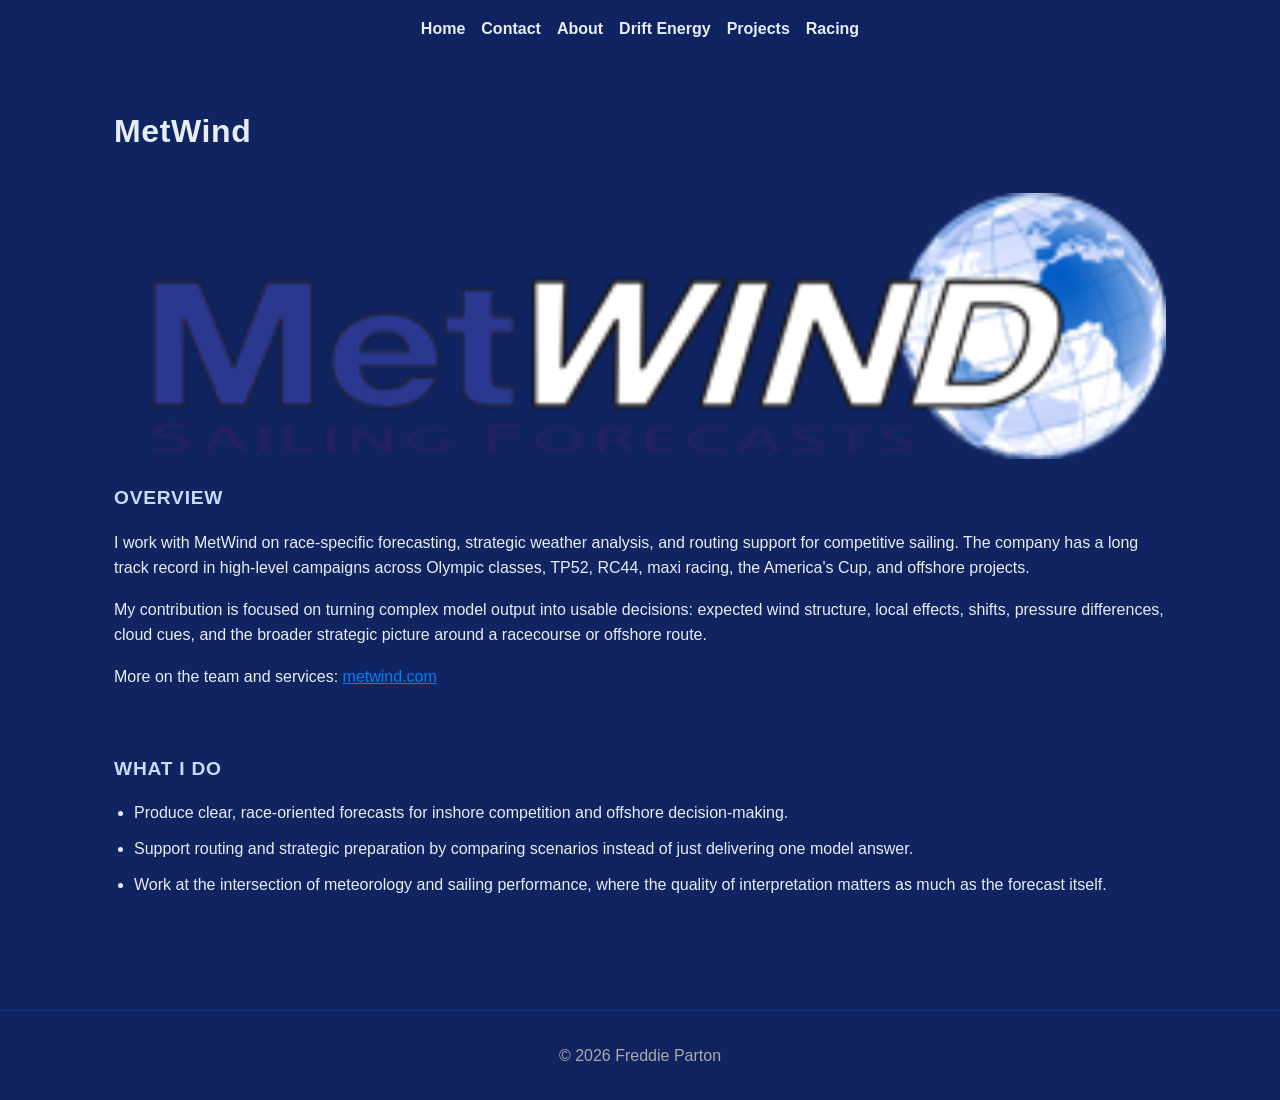
<file: metwind.html>
<!DOCTYPE html>
<html lang="en">
<head>
  <meta charset="UTF-8">
  <meta name="viewport" content="width=device-width, initial-scale=1.0">
  <title>MetWind | Freddie Parton</title>
  <link rel="stylesheet" href="css/styles.css">
</head>

<body>

<nav>
  <a href="index.html">Home</a>
  <a href="index.html#contact">Contact</a>
  <a href="about.html">About</a>
  <a href="drift-energy.html">Drift Energy</a>
  <a href="projects.html">Projects</a>
  <a href="racing.html">Racing</a>
</nav>

<div class="container">

  <h2>MetWind</h2>

  <img src="images/LogoMetWind.png" class="section-image" alt="MetWind logo">

  <section>
    <h3>Overview</h3>
    <p>
      I work with MetWind on race-specific forecasting, strategic weather analysis, and routing support for competitive sailing. The company has a long track record in high-level campaigns across Olympic classes, TP52, RC44, maxi racing, the America's Cup, and offshore projects.
    </p>
    <p>
      My contribution is focused on turning complex model output into usable decisions: expected wind structure, local effects, shifts, pressure differences, cloud cues, and the broader strategic picture around a racecourse or offshore route.
    </p>
    <p>
      More on the team and services: <a href="https://metwind.com/" target="_blank" rel="noopener noreferrer">metwind.com</a>
    </p>
  </section>

  <section>
    <h3>What I Do</h3>
    <ul>
      <li>Produce clear, race-oriented forecasts for inshore competition and offshore decision-making.</li>
      <li>Support routing and strategic preparation by comparing scenarios instead of just delivering one model answer.</li>
      <li>Work at the intersection of meteorology and sailing performance, where the quality of interpretation matters as much as the forecast itself.</li>
    </ul>
  </section>

</div>

<footer>
  &copy; 2026 Freddie Parton
</footer>

</body>
</html>
</file>
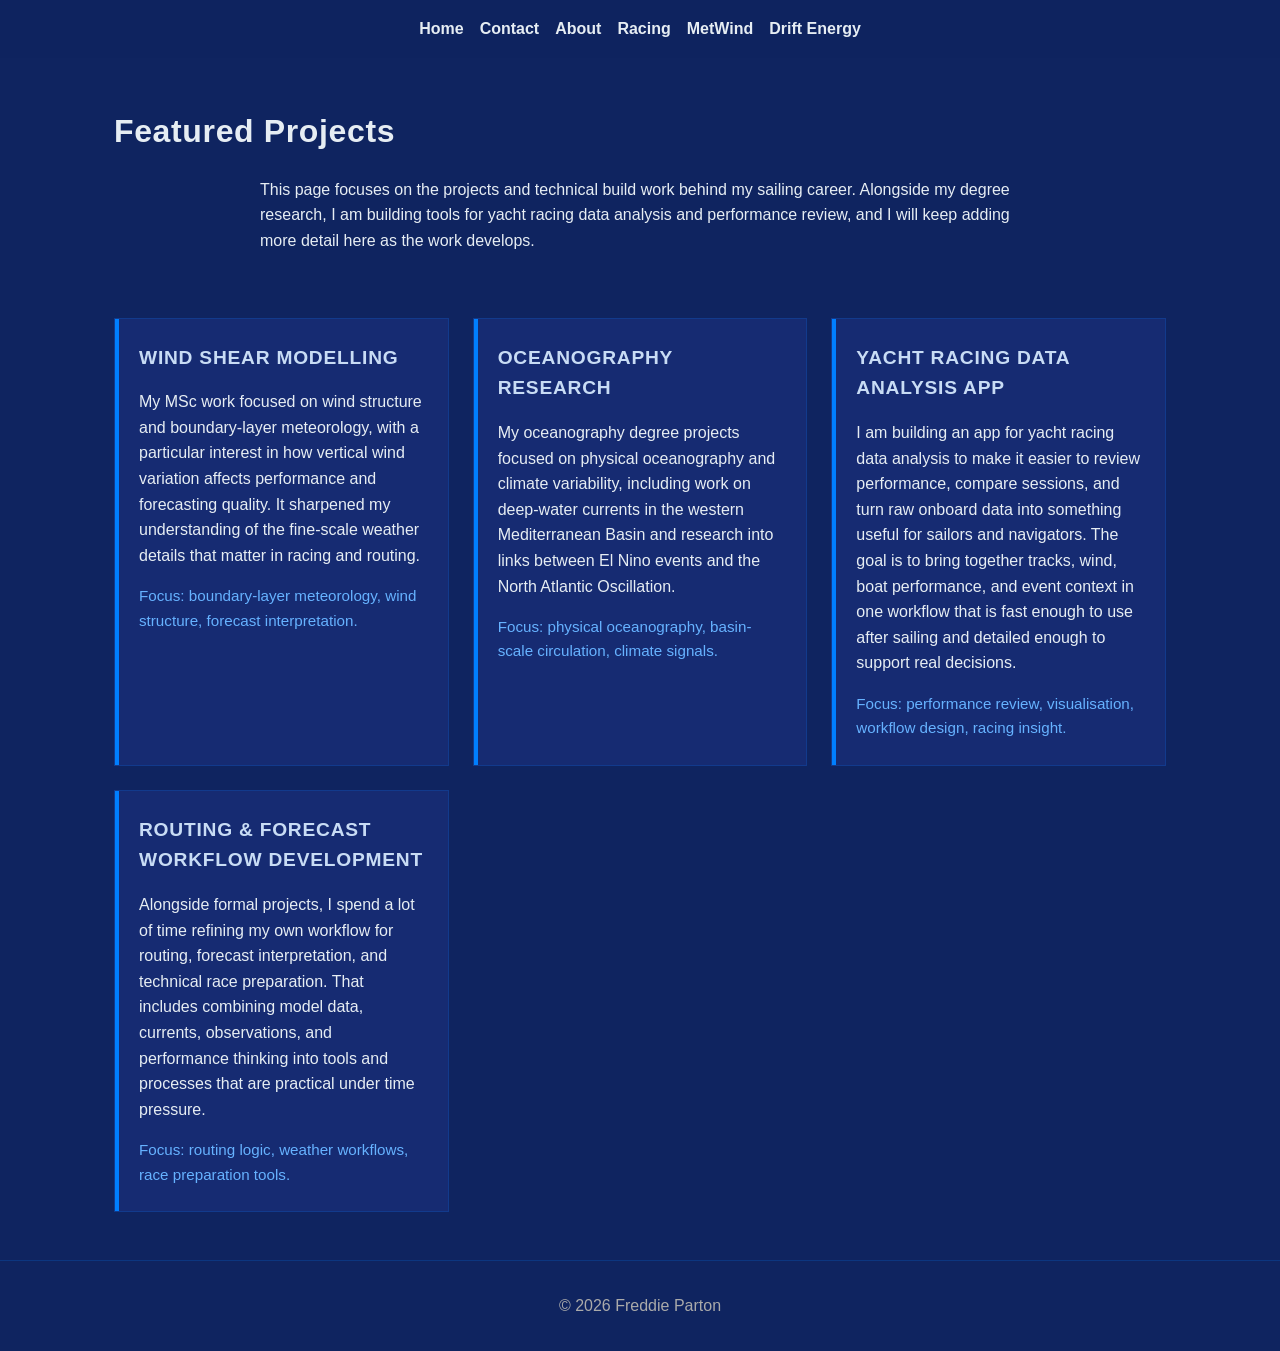
<file: projects.html>
<!DOCTYPE html>
<html lang="en">
<head>
  <meta charset="UTF-8">
  <meta name="viewport" content="width=device-width, initial-scale=1.0">
  <title>Projects | Freddie Parton</title>
  <link rel="stylesheet" href="css/styles.css">
</head>

<body>

<nav>
  <a href="index.html">Home</a>
  <a href="index.html#contact">Contact</a>
  <a href="about.html">About</a>
  <a href="racing.html">Racing</a>
  <a href="metwind.html">MetWind</a>
  <a href="drift-energy.html">Drift Energy</a>
</nav>

<div class="container">

  <h2>Featured Projects</h2>

  <section>
    <p class="section-intro">This page focuses on the projects and technical build work behind my sailing career. Alongside my degree research, I am building tools for yacht racing data analysis and performance review, and I will keep adding more detail here as the work develops.</p>
  </section>

  <div class="grid grid-2">

    <div class="card project-card">
      <h3>Wind Shear Modelling</h3>
      <p>My MSc work focused on wind structure and boundary-layer meteorology, with a particular interest in how vertical wind variation affects performance and forecasting quality. It sharpened my understanding of the fine-scale weather details that matter in racing and routing.</p>
      <p class="card-note">Focus: boundary-layer meteorology, wind structure, forecast interpretation.</p>
    </div>

    <div class="card project-card">
      <h3>Oceanography Research</h3>
      <p>My oceanography degree projects focused on physical oceanography and climate variability, including work on deep-water currents in the western Mediterranean Basin and research into links between El Nino events and the North Atlantic Oscillation.</p>
      <p class="card-note">Focus: physical oceanography, basin-scale circulation, climate signals.</p>
    </div>

    <div class="card project-card">
      <h3>Yacht Racing Data Analysis App</h3>
      <p>I am building an app for yacht racing data analysis to make it easier to review performance, compare sessions, and turn raw onboard data into something useful for sailors and navigators. The goal is to bring together tracks, wind, boat performance, and event context in one workflow that is fast enough to use after sailing and detailed enough to support real decisions.</p>
      <p class="card-note">Focus: performance review, visualisation, workflow design, racing insight.</p>
    </div>

    <div class="card project-card">
      <h3>Routing & Forecast Workflow Development</h3>
      <p>Alongside formal projects, I spend a lot of time refining my own workflow for routing, forecast interpretation, and technical race preparation. That includes combining model data, currents, observations, and performance thinking into tools and processes that are practical under time pressure.</p>
      <p class="card-note">Focus: routing logic, weather workflows, race preparation tools.</p>
    </div>

  </div>


</div>

<footer>
  &copy; 2026 Freddie Parton
</footer>

</body>
</html>
</file>
<file: css/styles.css>
/* ===== RESET ===== */
* {
  margin: 0;
  padding: 0;
  box-sizing: border-box;
}

/* ===== BODY ===== */
body {
  font-family: 'Inter', sans-serif;
  background: #0f2460;
  color: #e6edf3;
  line-height: 1.6;
}

a {
  color: #007FFF;
}

p {
  margin-bottom: 1rem;
}

ul {
  margin: 1rem 0 0 1.25rem;
}

li {
  margin-bottom: 0.65rem;
}

/* ===== NAVBAR ===== */
nav {
  position: sticky;
  top: 0;
  background: rgba(15, 36, 96, 0.92);
  backdrop-filter: blur(10px);
  padding: 1rem;
  text-align: center;
  display: flex;
  flex-wrap: wrap;
  justify-content: center;
  align-items: center;
  gap: 0.35rem 1rem;
  z-index: 1000;
}

nav a {
  color: #e6edf3;
  text-decoration: none;
  font-weight: 600;
}

nav a:hover {
  color: #007FFF;
}

.nav-logo {
  height: 26px;
  width: auto;
  border-radius: 3px;
}

/* ===== HERO ===== */
.hero {
  height: 90vh;
  background: url('../images/amplifitop.JPEG') center/cover no-repeat;
  display: flex;
  align-items: center;
  justify-content: center;
  text-align: center;
  position: relative;
}

.hero::after {
  content: '';
  position: absolute;
  inset: 0;
  background: rgba(15, 36, 96, 0.43);
}

.hero-content {
  position: relative;
  z-index: 1;
}

.hero h1 {
  font-size: 3.5rem;
}

.hero p {
  color: #fff;
  font-size: 1.3rem;
  font-weight: 400;
}

.section-intro {
  max-width: 760px;
  margin: 1rem auto 0;
}

/* ===== CONTAINER ===== */
.container {
  max-width: 1100px;
  margin: auto;
  padding: 3rem 1.5rem;
}

/* ===== SECTIONS ===== */
section {
  margin-bottom: 4rem;
}

h2 {
  font-size: 2rem;
  font-weight: 700;
  letter-spacing: 0.02em;
  margin-bottom: 1.25rem;
}

h3 {
  font-size: 1.2rem;
  font-weight: 700;
  letter-spacing: 0.04em;
  text-transform: uppercase;
  color: #c8dcf5;
  margin-bottom: 1rem;
}

h4 {
  font-size: 1rem;
}

/* ===== IMAGE STYLING ===== */
.section-image {
  width: 100%;
  border-radius: 0;
  margin: 1rem 0;
}

.section-logo {
  display: block;
  width: min(100%, 420px);
  margin: 1rem auto;
  border: 0;
}

.logo-link {
  display: block;
  width: min(100%, 420px);
  margin: 1rem auto;
  border: 0;
  outline: none;
  text-decoration: none;
}

.logo-link:focus,
.logo-link:focus-visible,
.logo-link:active {
  outline: none;
  box-shadow: none;
}

.logo-link .section-logo {
  width: 100%;
  margin: 0;
}

.section-image-medium {
  display: block;
  width: min(100%, 750px);
  margin: 1rem auto;
}

.partner-logos {
  display: flex;
  align-items: center;
  justify-content: center;
  flex-wrap: wrap;
  gap: 1.25rem;
  margin: 1.5rem auto;
}

.partner-logo-link {
  display: block;
  outline: none;
}

.partner-logo {
  display: block;
  height: 76px;
  width: auto;
  max-width: 100%;
}

.partner-logo-af {
  height: 120px;
  border-radius: 6px;
}

.partner-x {
  font-size: 1.75rem;
  font-weight: 700;
  color: #c8dcf5;
}

.drift-hero-media {
  display: grid;
  grid-template-columns: 1fr 1fr;
  gap: 1rem;
  max-width: 900px;
  margin: 0 auto 1rem;
}

.drift-hero-image {
  margin: 0;
  height: 280px;
  object-fit: cover;
}

.drift-logo-panel {
  height: 280px;
  display: flex;
  flex-direction: column;
  justify-content: center;
  align-items: center;
  background: linear-gradient(160deg, #0f2460 0%, #1b3f9b 100%);
  border: 1px solid rgba(0, 127, 255, 0.35);
}

.drift-logo-wordmark {
  color: #ffffff;
  font-size: clamp(2.1rem, 4vw, 3rem);
  font-weight: 800;
  letter-spacing: 0.18em;
  line-height: 1;
}

.drift-logo-sub {
  margin-top: 0.55rem;
  color: #8fd0ff;
  font-size: clamp(0.9rem, 1.6vw, 1.15rem);
  font-weight: 700;
  letter-spacing: 0.42em;
}

.single-feature-image {
  display: block;
  max-width: 620px;
  height: 250px;
  object-fit: cover;
  margin: 1rem auto 0;
}

.single-feature-figure {
  margin: 0 0 1rem;
}

.single-feature-figure .image-caption {
  text-align: center;
  margin-top: 0;
  margin-bottom: 1rem;
}

.image-grid {
  display: grid;
  gap: 1.25rem;
  grid-template-columns: repeat(auto-fit, minmax(260px, 1fr));
  margin-bottom: 1rem;
}

.image-figure {
  margin: 0;
}

.image-figure .section-image {
  margin: 0;
}

.image-caption {
  margin-top: 0;
  font-size: 0.85rem;
  color: #c8dcf5;
}

/* ===== CARDS ===== */
.card {
  background: #162b72;
  padding: 1.5rem;
  border-radius: 0;
  border: 1px solid rgba(0, 127, 255, 0.18);
  transition: transform 0.2s;
}

.card:hover {
  transform: translateY(-5px);
}

.project-card {
  position: relative;
  overflow: hidden;
}

.project-card::before {
  content: '';
  position: absolute;
  inset: 0 auto 0 0;
  width: 4px;
  background: linear-gradient(180deg, #007FFF 0%, #007FFF 100%);
}

.detail-card h4 {
  margin-bottom: 0.75rem;
  color: #007FFF;
}

.card-note {
  margin-bottom: 0;
  color: #66B2FF;
  font-size: 0.95rem;
}

@media (max-width: 760px) {
  .drift-hero-media {
    grid-template-columns: 1fr;
  }

  .drift-hero-image,
  .drift-logo-panel {
    height: 220px;
  }

  .single-feature-image {
    height: 210px;
  }
}

/* ===== EXPLORE LINK ===== */
section > a {
  display: inline-block;
  margin-top: 0.75rem;
  padding: 0.4rem 1.1rem;
  border: 1px solid #007FFF;
  color: #007FFF;
  text-decoration: none;
  font-weight: 600;
  font-size: 0.9rem;
  letter-spacing: 0.04em;
  transition: background 0.18s, color 0.18s;
}

section > a:hover {
  background: #007FFF;
  color: #fff;
}

/* ===== CONTACT GRID ===== */
.contact-grid {
  display: grid;
  grid-template-columns: repeat(auto-fit, minmax(280px, 1fr));
  gap: 1rem;
  margin-top: 1.5rem;
}

.contact-item {
  display: flex;
  align-items: center;
  gap: 1rem;
  background: #162b72;
  border: 1px solid rgba(0, 127, 255, 0.2);
  padding: 1rem 1.25rem;
  text-decoration: none;
  transition: border-color 0.18s, background 0.18s;
}

.contact-item:hover {
  border-color: #007FFF;
  background: rgba(0, 127, 255, 0.08);
}

.contact-icon {
  font-size: 1.3rem;
  color: #007FFF;
  font-weight: 700;
  min-width: 1.5rem;
  text-align: center;
  flex-shrink: 0;
}

.contact-detail {
  display: flex;
  flex-direction: column;
}

.contact-label {
  font-size: 0.72rem;
  text-transform: uppercase;
  letter-spacing: 0.08em;
  color: #8099b8;
}

.contact-value {
  font-size: 0.92rem;
  font-weight: 600;
  color: #e6edf3;
  overflow-wrap: anywhere;
}

/* ===== CAMPAIGN LIST ===== */
.campaign-list {
  display: flex;
  flex-direction: column;
  gap: 2rem;
}

.campaign h4 {
  font-size: 1rem;
  font-weight: 700;
  color: #007FFF;
  letter-spacing: 0.03em;
  margin-bottom: 0.6rem;
  text-transform: uppercase;
}

.campaign ul {
  list-style: none;
  margin: 0;
  padding: 0;
}

.campaign li {
  padding: 0.45rem 0 0.45rem 1.2rem;
  position: relative;
  border-bottom: 1px solid rgba(0, 127, 255, 0.1);
  color: #d6e8f8;
}

.campaign li:last-child {
  border-bottom: none;
}

.campaign li::before {
  content: '';
  position: absolute;
  left: 0;
  top: 50%;
  transform: translateY(-50%);
  width: 5px;
  height: 5px;
  background: #007FFF;
}

/* ===== GRID ===== */
.grid {
  display: grid;
  gap: 1.5rem;
}

.grid-2 {
  grid-template-columns: repeat(auto-fit, minmax(250px, 1fr));
}

/* ===== FOOTER ===== */
footer {
  text-align: center;
  padding: 2rem;
  border-top: 1px solid rgba(0, 127, 255, 0.2);
  color: #aaa;
}

@media (max-width: 700px) {
  .hero {
    height: 75vh;
  }

  .hero h1 {
    font-size: 2.5rem;
  }

  .hero p {
    font-size: 1.1rem;
  }
}
</file>
